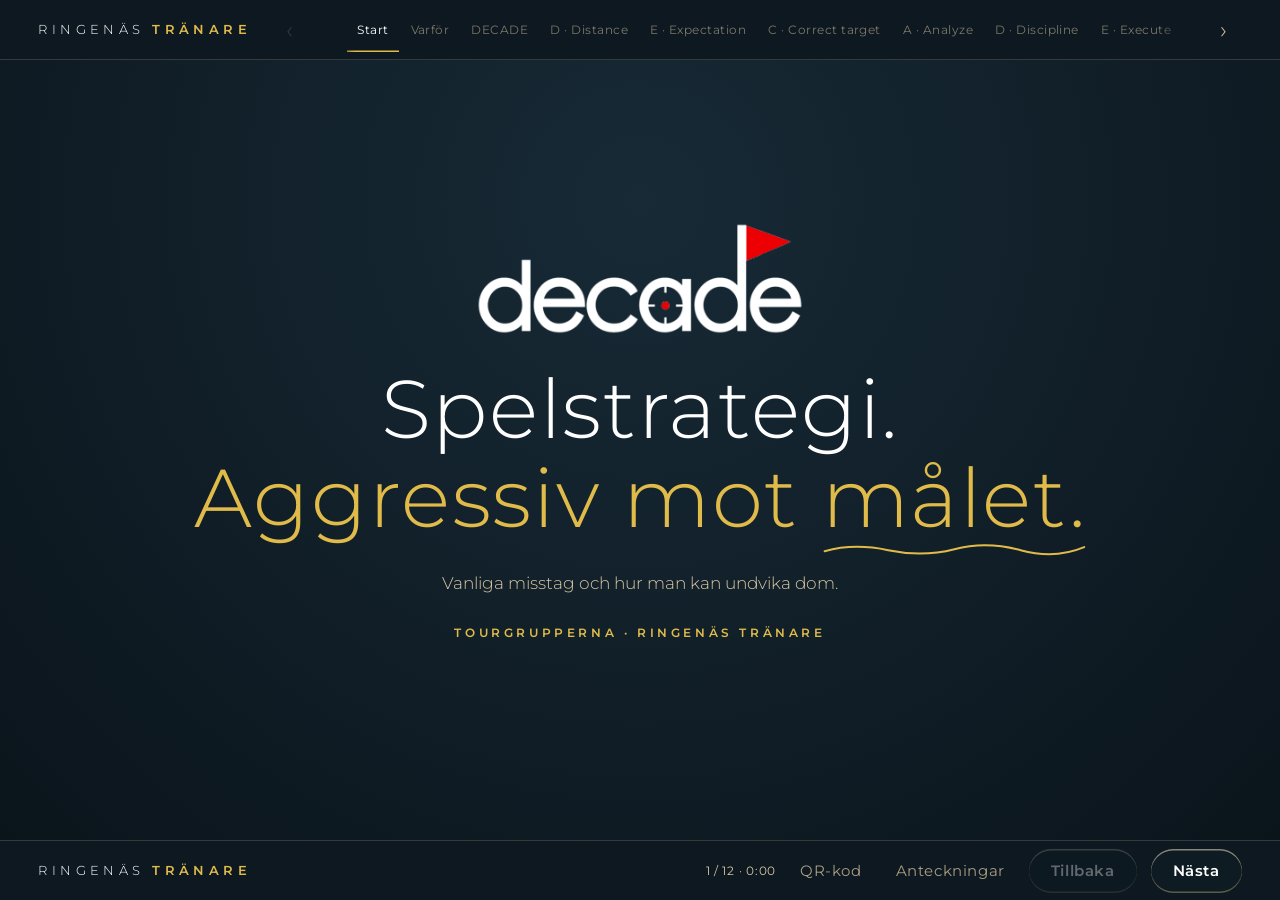
<file: spelstrategi/index.html>
<!DOCTYPE html>
<html lang="sv">
<head>
<meta charset="utf-8">
<meta name="viewport" content="width=device-width, initial-scale=1">
<title>Spelstrategi – Tourgrupperna</title>
<link rel="icon" href="../icon-192.png">
<link rel="apple-touch-icon" href="../apple-touch-icon.png">
<link rel="preconnect" href="https://fonts.googleapis.com">
<link href="https://fonts.googleapis.com/css2?family=Montserrat:wght@300;400;600&display=swap" rel="stylesheet">
<style>
/* Ringenäs identitet 2027 – samma skal som Lektion 1 – Claude */
:root{color-scheme:dark;--n950:#0a141b;--bg:#101d26;--n700:#172a36;--header:#0d1820;--card:#16262f;--line:rgba(216,200,164,.2);--gold:#e0bb4a;--sand:#d8c8a4;--muted2:#a99d82;--text:#fff;--paper:#f3eee2;--font:"Montserrat","Inter",system-ui,-apple-system,"Segoe UI",sans-serif}
*{box-sizing:border-box;min-width:0}
html,body{height:100%;margin:0}
body{background:var(--bg);color:var(--text);font:400 16px/1.6 var(--font);overflow:hidden}
a{color:var(--gold)}
.bar{height:60px;display:flex;align-items:center;gap:20px;padding:0 max(3vw,16px);background:var(--header);border-bottom:1px solid var(--line)}
.wm{font:300 13px/1 var(--font);letter-spacing:.34em;white-space:nowrap}
.wm b{font-weight:600;color:var(--gold)}
.agenda{display:flex;gap:2px;overflow-x:auto;flex:1;scrollbar-width:none;-webkit-mask-image:linear-gradient(90deg,transparent,#000 28px,#000 calc(100% - 28px),transparent);mask-image:linear-gradient(90deg,transparent,#000 28px,#000 calc(100% - 28px),transparent);padding:0 20px}
.agenda button{flex:none;background:none;border:0;color:var(--sand);font:400 12px var(--font);letter-spacing:.04em;padding:0 10px;min-height:44px;cursor:pointer;opacity:.55;white-space:nowrap}
.agenda button:hover{opacity:.9}
.agb{flex:none;width:36px;min-height:44px;border:0;border-radius:99px;background:none;color:var(--sand);font:300 24px/1 var(--font);cursor:pointer}.agb:hover{color:var(--gold)}.agb:disabled{opacity:.2;cursor:default}
.agenda button.on{opacity:1;color:var(--text);box-shadow:inset 0 -1.5px 0 var(--gold)}
.cur{font:400 13px var(--font);letter-spacing:.06em;color:var(--sand);white-space:nowrap}
@media(min-width:601px){.cur{display:none}}
button:focus-visible,a:focus-visible,input:focus-visible{outline:2px solid var(--gold);outline-offset:2px}
.deck{height:calc(100% - 120px);display:flex;overflow-x:auto;scroll-snap-type:x mandatory;scrollbar-width:none}
.slide{flex:0 0 100%;scroll-snap-align:start;overflow-y:auto;position:relative;padding:clamp(32px,6vh,72px) max(6vw,16px);background:radial-gradient(ellipse at 50% 18%,var(--n700),var(--bg) 60%,var(--n950))}
.slide.sand{background:var(--sand);color:var(--bg)}
.in{max-width:min(1500px,100%);margin:0 auto;position:relative;z-index:1}
.hz{position:relative;width:100%;height:clamp(70px,12vh,110px);margin-top:clamp(24px,5vh,60px);pointer-events:none}
.hz .o{position:absolute;left:50%;bottom:18px;width:clamp(150px,16vw,240px);transform:translateX(-50%)}
.hz .v{position:absolute;left:50%;bottom:0;width:clamp(300px,32vw,480px);transform:translateX(-50%)}
.foot{height:60px;display:flex;align-items:center;justify-content:space-between;gap:12px;padding:0 max(3vw,16px);background:var(--header);border-top:1px solid var(--line)}
.foot .ctrl{display:flex;align-items:center;gap:14px}
.count{font:400 12px var(--font);letter-spacing:.06em;color:var(--sand);white-space:nowrap}
.btn{display:inline-flex;align-items:center;justify-content:center;min-height:44px;padding:0 22px;border-radius:99px;font:600 15px/1.2 var(--font);letter-spacing:.04em;text-decoration:none;cursor:pointer;border:0;white-space:nowrap}
.gold{background:var(--gold);color:var(--bg);box-shadow:inset 0 1px 0 rgba(255,255,255,.55),inset 0 -2px 4px rgba(120,85,10,.35),0 6px 18px rgba(0,0,0,.35)}
.ghost{background:rgba(16,29,38,.62);color:var(--text);box-shadow:inset 0 1.5px 0 rgba(255,240,205,.5),inset 0 -1.5px 0 rgba(255,226,150,.32)}
.ghost:disabled{opacity:.35;cursor:default}
.eyebrow{font:600 12px/1.3 var(--font);letter-spacing:.3em;color:var(--gold);text-transform:uppercase}
.sand .eyebrow{color:var(--bg)}
h1,h2{font-weight:300;letter-spacing:.02em;margin:0;text-wrap:balance}
h1{font-size:clamp(44px,6.4vw,92px);line-height:1.08}
h2{font-size:clamp(34px,3.8vw,72px);line-height:1.12}
.t2{color:var(--gold)}
.w{position:relative;display:inline-block}
.w svg{position:absolute;left:0;right:0;bottom:-.18em;width:100%;height:.2em;overflow:visible}
.title{display:flex;flex-direction:column;align-items:center;text-align:center;justify-content:center;min-height:calc(100% - 40px);gap:28px}
.ball{width:clamp(70px,7vw,104px)}
.lead{font:300 clamp(17px,1.3vw,26px)/1.55 var(--font);color:var(--sand);max-width:52ch;margin:0}
.split{display:grid;grid-template-columns:minmax(0,4fr) minmax(0,6fr);gap:clamp(28px,5vw,88px);align-items:start;padding-top:clamp(0px,3vh,40px)}
.split .lead{margin-top:22px}
ol.num{list-style:none;margin:0;padding:0;counter-reset:n}
ol.num li{counter-increment:n;display:grid;grid-template-columns:2.2em minmax(0,1fr);gap:18px;align-items:baseline;padding:16px 0;border-top:1px solid var(--line)}
ol.num li:last-child{border-bottom:1px solid var(--line)}
ol.num li::before{content:counter(n);font:300 clamp(28px,2.4vw,46px)/1 var(--font);color:var(--gold)}
ol.num b{display:block;font:400 clamp(18px,1.35vw,28px)/1.25 var(--font)}
ol.num span{display:block;color:var(--sand);font-size:clamp(15px,.95vw,19px);margin-top:4px}
ol.rv li{cursor:pointer}
ol.rv li span{visibility:hidden}
ol.rv li.open span{visibility:visible}
ol.rv li:not(.open) b::after{content:"  ·  tryck";font:600 11px var(--font);letter-spacing:.2em;color:var(--muted2)}
.big{display:flex;flex-direction:column;align-items:center;text-align:center;justify-content:center;min-height:calc(100% - 20px);gap:18px}
.big .quote{font:300 clamp(34px,4.4vw,64px)/1.15 var(--font);max-width:20ch;margin:0}
.big p{margin:0;font:400 clamp(16px,1.1vw,22px)/1.5 var(--font);max-width:46ch}
.note{font:400 12px/1.4 var(--font);letter-spacing:.06em;color:var(--muted2);margin-top:18px}
.sand .note{color:#5d5440}
label,.ql{display:block;font:600 12px var(--font);letter-spacing:.16em;text-transform:uppercase;color:var(--sand);margin:14px 0 8px}
input[type=text],input[type=number],textarea{width:100%;font:400 16px var(--font);color:var(--text);background:var(--card);border:1px solid var(--line);border-radius:10px;padding:11px 13px}
textarea{min-height:64px;resize:vertical}
input:focus,textarea:focus{outline:1.5px solid var(--gold);border-color:transparent}
input[type=range]{width:100%;accent-color:var(--gold);min-height:44px}
.chips{display:flex;flex-wrap:wrap;gap:8px}
.chip{min-height:44px;padding:0 16px;border-radius:99px;border:0;background:var(--card);box-shadow:inset 0 0 0 1px var(--line);color:var(--text);font:400 15px var(--font);cursor:pointer}
.chip[aria-pressed=true]{box-shadow:inset 0 0 0 1.5px var(--gold);color:var(--gold)}
.chip[aria-pressed=true]::before{content:"✓ "}
.card{background:var(--card);border:1px solid var(--line);border-radius:14px;padding:clamp(18px,2vw,28px)}
.stats{display:grid;grid-template-columns:repeat(3,minmax(0,1fr));gap:12px;margin-top:18px}
.stat{border-top:1px solid var(--line);padding-top:10px}
.stat .v{font:300 clamp(30px,3vw,54px)/1.1 var(--font);color:var(--gold)}
.stat .l{font:400 13px/1.4 var(--font);color:var(--sand)}
.doc{background:var(--paper);color:var(--bg);border-radius:14px;padding:26px;position:sticky;top:0}
.doc .head{display:flex;justify-content:space-between;align-items:center;gap:12px;padding-bottom:12px;border-bottom:1px solid #d9dfe6;margin-bottom:14px}
.doc .head span{font:600 11px var(--font);letter-spacing:.2em;color:#7a5c0e}
.doc pre{margin:0;white-space:pre-wrap;overflow-wrap:anywhere;font:400 14px/1.65 var(--font);max-height:52vh;overflow:auto}
.doc button{background:var(--bg);color:#fff;min-height:40px;font-size:13px}
.pic{border-radius:14px;overflow:hidden;border:1px solid var(--line);background:var(--n950)}
.pic img{display:block;width:100%;height:100%;object-fit:cover}
.tall{height:min(62vh,640px)}
.tall img{object-fit:contain}
.duo{display:grid;grid-template-columns:1fr 1fr;gap:14px}
.tree{min-height:280px}
.tree .q{font:300 clamp(22px,2vw,34px)/1.3 var(--font);margin:6px 0 22px}
.tree .ans{font:300 clamp(28px,2.6vw,44px)/1.2 var(--font);color:var(--gold);margin:6px 0 12px}
.tree .why{color:var(--sand);margin:0 0 22px}
.trail{display:flex;flex-wrap:wrap;gap:6px;margin-top:22px}
.trail span{font:400 12px var(--font);color:var(--muted2);border:1px solid var(--line);border-radius:99px;padding:4px 10px}
.row{display:flex;gap:10px;flex-wrap:wrap}
.tabs{display:flex;gap:8px;flex-wrap:wrap;margin-bottom:14px}
.end{display:flex;flex-direction:column;align-items:center;text-align:center;justify-content:center;min-height:calc(100% - 20px);gap:24px}
.end .wmbig{font:300 clamp(30px,4.4vw,56px)/1 var(--font);letter-spacing:.34em;padding-left:.34em}
.end .wmsub{font:600 clamp(13px,1.3vw,18px)/1 var(--font);letter-spacing:.62em;padding-left:.62em;color:var(--gold);margin-top:14px}
.end .hi{font:300 22px/1.5 var(--font);color:var(--sand);margin:0}
.pga{font:600 11px var(--font);letter-spacing:.3em;color:var(--sand)}
.notes{position:fixed;left:max(3vw,16px);right:max(3vw,16px);bottom:72px;z-index:5;background:var(--header);border:1px solid var(--line);border-radius:14px;padding:14px 18px;font:400 15px/1.5 var(--font);color:var(--sand);max-width:900px;margin:0 auto}
.notes b{font:600 11px var(--font);letter-spacing:.2em;color:var(--gold);display:block;margin-bottom:4px}
.notes[hidden]{display:none}
.slide.photo{padding:0;display:flex;flex-direction:column}
.ph{position:relative;flex:0 0 58%;min-height:220px;overflow:hidden}
.ph img{width:100%;height:100%;object-fit:cover;display:block}
.ph::after{content:"";position:absolute;inset:0;background:linear-gradient(180deg,rgba(16,29,38,0) 50%,var(--bg) 100%)}
.phtxt{padding:clamp(16px,3vh,32px) max(6vw,16px);text-align:center;display:flex;flex-direction:column;align-items:center;gap:16px}
@media(min-width:901px) and (min-aspect-ratio:3/2){.slide.photo{flex-direction:row}.ph{flex:0 0 56%;min-height:0}.ph::after{background:linear-gradient(90deg,rgba(16,29,38,0) 55%,var(--bg) 100%)}.phtxt{flex:1;justify-content:center;align-items:flex-start;text-align:left}}
.tag{display:inline-flex;padding:6px 16px;border-radius:99px;background:var(--sand);color:var(--bg);font:600 12px/1.3 var(--font);letter-spacing:.12em}
@media(max-width:820px){.split{grid-template-columns:minmax(0,1fr)}.doc{position:static}.stats{grid-template-columns:1fr 1fr}}
@media(max-width:600px){.bar .wm,.foot .wm,.count,#nbtn,.agenda,.agb{display:none}.bar{justify-content:center}.slide{padding-bottom:150px}.duo{grid-template-columns:1fr}}

.dlogo{width:clamp(220px,26vw,380px)}
.split>.dec{grid-column:1/-1;margin-bottom:0}
.dec{display:grid;grid-template-columns:repeat(6,minmax(0,1fr));gap:8px;margin-bottom:clamp(14px,3vh,28px);max-width:860px}
.dc{border-top:1.5px solid var(--line);padding-top:8px;opacity:.35}
.dc.done{opacity:.85}.dc.on{opacity:1;border-top-color:var(--gold)}
.dc b{display:block;font:300 clamp(18px,1.5vw,26px)/1 var(--font);color:var(--gold)}
.dc i{display:block;font:400 clamp(13px,.9vw,16px)/1.3 var(--font);font-style:normal;color:var(--text);margin-top:6px;white-space:nowrap;overflow:hidden;text-overflow:ellipsis}
.dc small{display:block;font:600 10px/1.3 var(--font);letter-spacing:.1em;text-transform:uppercase;color:var(--sand)}
.sand .dc{border-top-color:rgba(16,29,38,.3)}.sand .dc.on{border-top-color:var(--bg)}.sand .dc b,.sand .dc i,.sand .dc small{color:var(--bg)}
.sand ol.dk{--line:rgba(16,29,38,.25)}.sand ol.dk li::before{color:var(--bg)}.sand ol.dk span{color:#4b4433}
.hole svg{width:100%;max-height:50vh;display:block;border-radius:10px;cursor:crosshair;touch-action:manipulation}
.hole .stats{grid-template-columns:repeat(auto-fit,minmax(0,1fr))}
.ctl{margin-top:22px}
.dq{border:1px solid rgba(16,29,38,.3);border-radius:14px;padding:20px 22px}
.dqq{font:300 clamp(22px,2vw,32px)/1.25 var(--font);margin:8px 0 16px}
.dqb{background:var(--bg);color:#fff}.dqb[aria-pressed=true]{background:var(--bg);box-shadow:inset 0 0 0 2px #e0bb4a;color:#e0bb4a}
.dqa{margin:14px 0 0;font:400 15px/1.5 var(--font)}
.dfin{list-style:none;margin:0;padding:0}
.dfin li{display:grid;grid-template-columns:2em minmax(0,1fr) auto;gap:14px;align-items:baseline;padding:12px 0;border-top:1px solid var(--line)}
.dfin li:last-child{border-bottom:1px solid var(--line)}
.dfin b{font:300 clamp(22px,1.8vw,30px)/1 var(--font);color:var(--gold)}
.dfin span{color:var(--sand)}.dfin em{font-style:normal;font:400 clamp(16px,1.1vw,20px) var(--font);color:var(--text);text-align:right}
.go{font:300 clamp(26px,2.4vw,40px)/1.2 var(--font);color:var(--gold);margin:20px 0 6px}
.q1{font-weight:400;color:var(--text)}
.ca{display:grid;grid-template-columns:1fr 1fr;gap:10px;margin-top:20px}
.ca div{border:1px solid var(--line);border-radius:12px;padding:12px 14px}
.ca b{display:block;font:600 12px var(--font);letter-spacing:.16em;color:var(--gold);text-transform:uppercase}
.ca span{display:block;color:var(--sand);font-size:14px;margin-top:4px}
.bdg{cursor:pointer}
.hsel{margin-bottom:12px}
.scale{margin-top:26px;border-top:1px solid var(--line)}
.scale div{display:grid;grid-template-columns:2.4em minmax(0,1fr);gap:14px;align-items:baseline;padding:10px 0;border-bottom:1px solid var(--line)}
.scale b{font:300 clamp(22px,1.8vw,32px)/1 var(--font);color:var(--gold)}
.scale span{color:var(--sand);font-size:clamp(15px,.95vw,18px)}
.dots{display:flex;flex-wrap:wrap;gap:6px;margin-top:18px}.dots i{width:14px;height:14px;border-radius:50%}.dots .y{background:var(--gold)}.dots .n{box-shadow:inset 0 0 0 1.5px var(--muted2)}
.end ol.num{margin:6px 0}

.stk{position:relative;display:inline-block;z-index:2;transform:rotate(var(--r,-5deg));padding:6px;background:#fff;border-radius:50%;box-shadow:0 6px 14px rgba(0,0,0,.35);margin-top:26px}
.stk.bub{border-radius:50% 50% 50% 14px}
.stk+.stk{margin-left:18px}
.stk-in{width:clamp(140px,10vw,190px);aspect-ratio:1;border-radius:inherit;background:var(--bg);box-shadow:inset 0 0 0 4px var(--bg),inset 0 0 0 5.5px var(--gold);display:flex;flex-direction:column;align-items:center;justify-content:center;gap:6px;padding:0 16%;text-align:center}
.stk svg{width:32%;height:auto;margin-bottom:2px}
.stk .sb{font:600 clamp(10px,.72vw,13px)/1.3 var(--font);letter-spacing:.12em;background:linear-gradient(135deg,#f6e2a2,#e0bb4a 45%,#c99a2e 70%,#f0d27e);-webkit-background-clip:text;background-clip:text;color:transparent}
.stk .ss{font:400 clamp(10px,.7vw,13px)/1.3 var(--font);color:var(--sand)}
.stk.top{position:absolute;right:0;top:-8px;margin:0}
@media(max-width:1100px){.stk.top{position:relative;right:auto;top:auto;margin-top:20px}}

.tbtn{margin-top:16px;min-height:40px;font-size:13px}
.sand .tbtn{background:var(--bg);color:#fff}
.tdlg{width:min(860px,94vw);max-height:86vh;border:1px solid var(--line);border-radius:16px;background:var(--header);color:var(--text);padding:22px 24px;font-family:var(--font)}
.tdlg::backdrop{background:rgba(5,10,14,.7)}
.thead{display:flex;justify-content:space-between;align-items:center;gap:12px;margin-bottom:12px}
.thead h3{margin:0;font:300 clamp(24px,2vw,32px)/1.2 var(--font)}
.twrap{overflow:auto;max-height:58vh;margin-top:14px;border-top:1px solid var(--line)}
.twrap table{width:100%;border-collapse:collapse;font:400 15px/1.4 var(--font);font-variant-numeric:tabular-nums}
.twrap th{position:sticky;top:0;background:var(--header);font:600 11px var(--font);letter-spacing:.14em;text-transform:uppercase;color:var(--sand);text-align:right;padding:10px 12px;border-bottom:1px solid var(--line)}
.twrap td{text-align:right;padding:8px 12px;border-bottom:1px solid rgba(216,200,164,.1);color:var(--sand)}
.twrap th:first-child,.twrap td:first-child{text-align:left;color:var(--text)}
.twrap tr.hl td{color:var(--gold);background:rgba(224,187,74,.08)}
.qdlg{width:min(560px,94vw)}
.qbox{background:#fff;border-radius:14px;padding:18px;width:min(420px,70vh,100%);margin:6px auto 0}
.qbox svg{display:block;width:100%;height:auto}

@media(max-width:600px){
.dec{gap:4px;margin-bottom:18px}
.dc small{display:none}
.dc b{font-size:18px}
.dc i{font-size:11px}
.dfin li{grid-template-columns:1.6em minmax(0,1fr);gap:4px 10px}
.dfin em{grid-column:2;text-align:left;font-size:15px}
.tdlg{padding:16px}
.twrap table{font-size:13px}.twrap th,.twrap td{padding:7px 6px}
.ca{grid-template-columns:1fr}
.stk{transform:rotate(var(--r,-5deg)) scale(.85)}
}
</style>
</head>
<body>
<header class="bar">
  <div class="wm">RINGENÄS <b>TRÄNARE</b></div>
  <button class="agb" id="agL" type="button" aria-label="Bläddra rubrikerna åt vänster">‹</button><nav class="agenda" id="agenda" aria-label="Passets delar"></nav><button class="agb" id="agR" type="button" aria-label="Bläddra rubrikerna åt höger">›</button><span class="cur" id="cur"></span>
</header>

<main class="deck" id="deck">

<section class="slide" data-t="Start" data-m="0:00" data-n="Säg bara: I dag lär vi oss tänka som proffsen före varje slag. Sex bokstäver. Sedan går vi ut och spelar.">
  <div class="in title">
    <img class="dlogo" src="img/decade.png" alt="Decade">
    <h1>Spelstrategi.<br><span class="t2">Aggressiv mot <span class="w">målet.</span></span></h1>
    <p class="lead" style="text-align:center">Vanliga misstag och hur man kan undvika dom.</p>
    <div class="eyebrow">Tourgrupperna · Ringenäs Tränare</div>
  </div>
</section>

<section class="slide" data-t="Varför" data-tb="why" data-m="0:02" data-n="Låt gruppen gissa vilken miss som kostar mest innan du trycker. Poängen: färre bogeys slår fler birdies.">
  <div class="in split">
    <div><h2>5 missar<br><span class="t2">att <span class="w">undvika.</span></span></h2><p class="lead">Satsa på par, birdie är bonus.</p></div>
    <ol class="num rv" id="missar">
      <li><div><b>Undvika dubbelbogeys</b><span>Efter ett dåligt slag: ta medicinen och spela ut bollen.</span></div></li>
      <li><div><b>Bogey inom 120 meter</b><span>Härifrån ska du alltid ha chans på par.</span></div></li>
      <li><div><b>Missad enkel up &amp; down</b><span>Välj det enklaste slaget, inte det snyggaste.</span></div></li>
      <li><div><b>Pliktslag</b><span>Plikt ska aldrig vara med i ditt spridningsmönster.</span></div></li>
      <li><div><b>Treputt</b><span>Farten är viktigast. Från 10 meter: lämna nära.</span></div></li>
    </ol>
  </div>
</section>

<section class="slide sand" data-t="DECADE" data-m="0:05" data-n="Säg bokstäverna högt med gruppen. Resten av passet är en bokstav i taget, på samma green: Gul 1.">
  <div class="in split">
    <div><div class="eyebrow">Spelstrategi grundar sig i DECADE</div><h2 style="margin-top:14px">Sex steg.<br><span class="w">Varje gång.</span></h2><p class="lead" style="color:var(--bg)">För varje bokstav läggs ett moment till. Till slut har du ett fullständigt beslut. Vi kör allt på samma green: Gul 1.</p></div>
    <ol class="num dk">
      <li><div><b>D · Distance</b><span>Hur långt spelar slaget? Vind och lutning.</span></div></li>
      <li><div><b>E · Expectation</b><span>Hur ser ditt spridningsmönster ut?</span></div></li>
      <li><div><b>C · Correct target</b><span>Var ska bollen stanna? Alltid innanför baseline.</span></div></li>
      <li><div><b>A · Analyze</b><span>Var är ditt personliga sikte?</span></div></li>
      <li><div><b>D · Discipline</b><span>90 % av slagen bör lyckas för att försöka.</span></div></li>
      <li><div><b>E · Execute</b><span>Slå. Aggressiv mot ditt mål.</span></div></li>
    </ol>
  </div>
</section>

<section class="slide" data-t="D · Distance" data-tb="wind" data-l="0" data-m="0:08" data-n="Låt en spelare säga vinden i dag. Motvind kostar dubbelt så mycket som medvind ger.">
  <div class="in split">
    <div><div class="eyebrow">Distance · distans</div><h2 style="margin-top:14px">Distans.<br><span class="t2">Spela <span class="w">vinden.</span></span></h2><p class="lead">Frågan: <b class="q1">hur långt spelar slaget?</b> Motvind tar mer än medvind ger.</p></div>
    <div class="card">
      <label for="wd">Avstånd: <span id="wdv">125</span> m</label>
      <input type="range" id="wd" min="50" max="250" step="5" value="125">
      <label for="ws">Vind: <span id="wsv">6</span> m/s</label>
      <input type="range" id="ws" min="0" max="14" step="1" value="6">
      <div class="chips" id="wdir" data-one style="margin-top:8px"></div>
      <div class="stats" style="grid-template-columns:1fr 1fr">
        <div class="stat"><div class="v" id="wplay">0 m</div><div class="l">Spelas som</div></div>
        <div class="stat"><div class="v" id="wdiff">0 m</div><div class="l">Skillnad</div></div>
      </div>
      <p class="note">Motvind +2,2 % per m/s · medvind −1,1 % per m/s</p>
    </div>
  </div>
</section>

<section class="slide" data-t="E · Expectation" data-l="1" data-tb="spread" data-m="0:12" data-n="Ingen träffar där den siktar. PEI (percent error index) är snittavståndet från målet i procent av slaget: 5 % på 150 m är 7,5 m. Visa tumregeln 1 finger = 4 %, sedan era slagtest och scratch på banan.">
  <div class="in split">
    <div><div class="eyebrow">Expectation · förväntan</div><h2 style="margin-top:14px">Förväntan.<br><span class="t2">Ditt <span class="w">spridningsmönster.</span></span></h2><p class="lead">Frågan: <b class="q1">hur ser ditt spridningsmönster ut?</b> Har du en PEI på 5 % från 150 meter hamnar du i snitt 7,5 meter från målet.</p></div>
    <div class="card">
      <p class="note" style="margin:0 0 6px">Från D: slaget spelas som <span id="edv">125</span> m.</p>
      <div class="chips" id="epc" data-one></div>
      <div class="stats" style="grid-template-columns:1fr 1fr">
        <div class="stat"><div class="v" id="em0">5,7 %</div><div class="l">PEI · percent error index</div></div>
        <div class="stat"><div class="v" id="em1">7 m</div><div class="l">Snittavstånd från målet</div></div>
      </div>
      <svg id="eviz" viewBox="0 0 600 190" style="width:100%;margin-top:16px" role="img" aria-label="Spridningen jämförd med en green på 30 meter"></svg>
      <p class="note" id="emsg"></p>
    </div>
  </div>
</section>

<section class="slide" data-t="C · Correct target" data-tb="base" data-l="2" data-m="0:16" data-n="Gul 1: lutningen bakom matar in bollen (−2), out och träd till vänster (+3), bunkrarna (+2), öppet mot fairway (0). Gå runt green och låt gruppen sätta värdena själva innan du visar förslaget. Sedan sätter varje spelare sitt mål. Byt sedan flagga till långt höger och långt vänster: målet ska inte jaga flaggan, kolla "kvar till flaggan". Gå tillbaka till D och ändra vinden: ringen växer.">
  <div class="in split">
    <div><div class="eyebrow">Correct target · rätt mål</div><h2 style="margin-top:14px">Rätt mål.<br><span class="t2">Innanför <span class="w">baseline.</span></span></h2><p class="lead">Frågan: <b class="q1">var ska bollen stanna?</b> Decade goal = där bollen ska stanna på green, alltid innanför baseline.</p><p class="note">Gradera kanten från −2 till +3. Tryck på siffrorna för att ändra. Byt flagga: ditt mål följer inte med flaggan. Avståndet kommer från D.</p>
      <div class="scale">
        <div><b>−2</b><span>Lutning in mot green. Var mer aggressiv på den sidan, bollen kan studsa in.</span></div>
        <div><b>−1</b><span>Lutningen hjälper lite.</span></div>
        <div><b>0</b><span>Neutralt. Stor chans att sätta chippen eller putten. Spela baseline utifrån avståndet.</span></div>
        <div><b>1</b><span>Stor chans att göra up &amp; down.</span></div>
        <div><b>2</b><span>Det börjar bli riktigt svårt. Bunker eller ruff.</span></div>
        <div><b>3</b><span>Riktigt lurigt att göra up &amp; down. Här förlorar du slag.</span></div>
      </div>
    </div>
    <div class="card"><div class="hole" id="holeC"></div></div>
  </div>
</section>

<section class="slide" data-t="A · Analyze" data-tb="mods" data-l="3" data-m="0:22" data-n="Målet de satte på C följer med hit. Två steg: 1) vind och läge gör ringen bredare (det ljusröda är det som vind och läge lade till). Ligger målet kvar? 2) Dra kurvan: siktet flyttas, målet står still. Siktet får ligga utanför green.">
  <div class="in split">
    <div><div class="eyebrow">Analyze · analysera</div><h2 style="margin-top:14px">Analysera.<br><span class="t2">Ditt <span class="w">sikte.</span></span></h2><p class="lead">Frågan: <b class="q1">var siktar jag?</b> Decade target = där ditt personliga sikte är, kan vara var som helst. Vind och ovanliga lägen ger avvikelser från baseline (ljusrött).</p>
      <div class="ca"><div><b>C · Goal</b><span>Där bollen ska stanna på green.</span></div><div><b>A · Target</b><span>Där du siktar. Kan vara var som helst.</span></div></div>
      <div class="ctl">
        <span class="ql">Vind</span><div class="chips" id="aw" data-one></div>
        <span class="ql">Läge · välj flera</span><div class="chips" id="al"></div>
        <label for="ak">Din kurva: <span id="akv">rak</span></label>
        <input type="range" id="ak" min="-10" max="10" step="1" value="0">
      </div>
    </div>
    <div class="card"><div class="hole" id="holeA"></div></div>
  </div>
</section>

<section class="slide sand" data-t="D · Discipline" data-tb="cost" data-l="4" data-m="0:28" data-n="Varje spelare svarar ärligt. Nej betyder: tillbaka till C och flytta målet mot mitten. Fråga sedan: när var du senast frestad att sikta på flaggan?">
  <div class="in split">
    <div><div class="eyebrow">Discipline · disciplin</div><h2 style="margin-top:14px">Flaggan lockar.<br><span class="w">Målet gäller.</span></h2><p class="lead" style="color:var(--bg)">90 % av slagen bör lyckas för att försöka.</p></div>
    <div>
      <div class="dq"><div class="eyebrow">90 %-regeln</div><p class="dqq">Lyckas 9 av 10 slag till ditt mål?</p>
        <div class="row"><button class="btn dqb" data-v="Ja" type="button">Ja</button><button class="btn dqb" data-v="Nej" type="button">Nej</button></div>
        <p class="dqa" id="dqa" aria-live="polite">Svara ärligt.</p></div>
      <ol class="num dk" style="margin-top:22px">
        <li><div><b>Håll fast vid målet</b><span>Även när flaggan står nära.</span></div></li>
        <li><div><b>Ta medicinen</b><span>Ett dåligt slag ska inte bli två.</span></div></li>
      </ol>
    </div>
  </div>
</section>

<section class="slide" data-t="E · Execute" data-l="5" data-m="0:31" data-n="Hela beslutet på en rad per bokstav. Det är det här de ska ha i huvudet innan de ställer sig över bollen. Tryck Nytt slag och låt en annan spelare bygga sitt beslut.">
  <div class="in split">
    <div><div class="eyebrow">Execute · utför</div><h2 style="margin-top:14px">Beslutet<br><span class="t2">är <span class="w">fattat.</span></span></h2><p class="lead">Resultatet är målet, inte säkerheten. Var aggressiv mot ditt mål.</p></div>
    <div class="card">
      <ol class="dfin" id="dfin"></ol>
      <p class="go" id="dgo"></p>
      <button class="btn ghost" id="dnew" type="button" style="margin-top:8px">Nytt slag</button>
    </div>
  </div>
</section>

<section class="slide" data-t="Tee shots" data-tb="tee" data-m="0:34" data-n="Dra reglaget och byt hinder. Med plikt på båda sidor krävs 65 m. Med plikt på ena sidan räcker 40 m: sikta närmare den säkra sidan.">
  <div class="in split">
    <div><div class="eyebrow">Tee shots · utslag</div><h2 style="margin-top:14px">Regler för<br><span class="t2"><span class="w">utslag.</span></span></h2>
      <ol class="num" style="margin-top:24px">
        <li><div><b>Längd först</b><span>Längd är det viktigaste för utslag. Tänk driver först och justera nedåt.</span></div></li>
        <li><div><b>65 meter brett</b><span>Är det 65 meter brett där du stannar bollen med drivern? Slå driver!</span></div></li>
        <li><div><b>40 meter · lesser of two evils</b><span>Minst 40 meter mellan hindren och det ena är inte plikt? Slå driver och ha ditt mål närmare sidan där du inte får plikt.</span></div></li>
        <li><div><b>Annars kortare</b><span>Kan du slå trä 3, trä 5 eller hybrid kort om hindren? Slå den klubban.</span></div></li>
        <li><div><b>Kalle Anka-bana</b><span>Går inget av det? Vad är det för Kalle Anka-bana du spelar? Slå det du känner för!</span></div></li>
      </ol>
    </div>
    <div class="card">
      <svg id="tviz" viewBox="0 0 400 300" style="width:100%;display:block;border-radius:10px;max-height:34vh" role="img" aria-label="Fairway där drivern landar, med hinder på sidorna och driverns spridning"></svg><p id="tverd" style="font:300 clamp(24px,2vw,34px)/1.25 var(--font);color:var(--gold);margin:14px 0 2px"></p><p class="note" id="twhy" style="margin-top:0"></p>
      <label for="tw">Bredd mellan hindren: <span id="twv">55</span> m</label>
      <input type="range" id="tw" min="20" max="90" step="5" value="55">
      <span class="ql">Vänster</span><div class="chips" id="tl" data-one></div>
      <span class="ql">Höger</span><div class="chips" id="trr" data-one></div>
      
    </div>
  </div>
</section>

<section class="slide" data-t="Spelplan" data-m="0:38" data-n="Varje spelare fyller i sin egen spelplan och kopierar den. Den ska med till nästa tävling.">
  <div class="in split">
    <div>
      <h2 style="margin-bottom:10px">Din<br><span class="t2"><span class="w">spelplan.</span></span></h2>
      <label for="p-namn">Namn</label><input type="text" id="p-namn">
      <span class="ql">Min bollflykt</span><div class="chips" data-g="flykt" data-one></div>
      <span class="ql">Min farligaste miss</span><div class="chips" data-g="miss" data-one></div>
    </div>
    <div class="doc" aria-live="polite">
      <div class="head"><span>MIN SPELPLAN</span><button class="btn" id="cp" type="button">Kopiera</button></div>
      <pre id="plan"></pre>
    </div>
  </div>
</section>

<section class="slide" data-t="Slut" data-m="0:42" data-n="Nu ut och spela Gul 1 i huvudet på rangen: tre bollar var, alla säger DECADE högt före slaget.">
  <div class="in end">
    <img class="dlogo" src="img/decade.png" alt="Decade">
    <ol class="num" style="text-align:left;max-width:640px;width:100%">
      <li><div><b>Spela en runda med DECADE</b><span>Gå igenom stegen före varje inspel.</span></div></li>
      <li><div><b>Ett fullständigt beslut på varje par 3</b><span>Alla sex steg innan du tar fram klubban.</span></div></li>
      <li><div><b>Gör slagtestet igen</b><span>Så att du vet ditt eget spridningsmönster.</span></div></li>
    </ol>
    <div><div class="wmbig">RINGENÄS</div><div class="wmsub">TRÄNARE</div></div>
    <p class="hi">Tillsammans blir vi bättre!</p>
    <div class="pga">CERTIFIERADE PGA-TRÄNARE</div>
  </div>
</section>

</main>

<footer class="foot">
  <div class="wm">RINGENÄS <b>TRÄNARE</b></div>
  <div class="ctrl"><span class="count" id="count"></span><button class="btn" id="qbtn" type="button" style="background:none;color:var(--muted2);font-weight:400;padding:0 10px">QR-kod</button><button class="btn" id="nbtn" type="button" aria-pressed="false" style="background:none;color:var(--muted2);font-weight:400;padding:0 10px">Anteckningar</button><button class="btn ghost" id="prev" type="button">Tillbaka</button><button class="btn ghost" id="next" type="button">Nästa</button></div>
</footer>
<dialog class="tdlg" id="tdlg" aria-labelledby="tdh"><div class="thead"><h3 id="tdh">Tabeller</h3><button class="btn ghost" id="tdx" type="button">Stäng</button></div><div class="chips" id="tdt" data-one></div><div class="twrap" id="tdb"></div><p class="note" id="tdn"></p></dialog>
<dialog class="tdlg qdlg" id="qdlg" aria-labelledby="qh"><div class="thead"><h3 id="qh">Följ med i mobilen</h3><button class="btn ghost" id="qx" type="button">Stäng</button></div><div class="qbox"><svg viewBox="0 0 37 37" shape-rendering="crispEdges" role="img" aria-label="QR-kod till presentationen"><rect width="37" height="37" fill="#fff"/><path d="M2 2h1v1h-1zM3 2h1v1h-1zM4 2h1v1h-1zM5 2h1v1h-1zM6 2h1v1h-1zM7 2h1v1h-1zM8 2h1v1h-1zM13 2h1v1h-1zM14 2h1v1h-1zM15 2h1v1h-1zM16 2h1v1h-1zM18 2h1v1h-1zM19 2h1v1h-1zM20 2h1v1h-1zM21 2h1v1h-1zM22 2h1v1h-1zM23 2h1v1h-1zM25 2h1v1h-1zM28 2h1v1h-1zM29 2h1v1h-1zM30 2h1v1h-1zM31 2h1v1h-1zM32 2h1v1h-1zM33 2h1v1h-1zM34 2h1v1h-1zM2 3h1v1h-1zM8 3h1v1h-1zM11 3h1v1h-1zM12 3h1v1h-1zM14 3h1v1h-1zM15 3h1v1h-1zM16 3h1v1h-1zM17 3h1v1h-1zM19 3h1v1h-1zM23 3h1v1h-1zM24 3h1v1h-1zM28 3h1v1h-1zM34 3h1v1h-1zM2 4h1v1h-1zM4 4h1v1h-1zM5 4h1v1h-1zM6 4h1v1h-1zM8 4h1v1h-1zM10 4h1v1h-1zM15 4h1v1h-1zM17 4h1v1h-1zM19 4h1v1h-1zM20 4h1v1h-1zM21 4h1v1h-1zM22 4h1v1h-1zM23 4h1v1h-1zM24 4h1v1h-1zM28 4h1v1h-1zM30 4h1v1h-1zM31 4h1v1h-1zM32 4h1v1h-1zM34 4h1v1h-1zM2 5h1v1h-1zM4 5h1v1h-1zM5 5h1v1h-1zM6 5h1v1h-1zM8 5h1v1h-1zM10 5h1v1h-1zM11 5h1v1h-1zM14 5h1v1h-1zM16 5h1v1h-1zM18 5h1v1h-1zM21 5h1v1h-1zM22 5h1v1h-1zM24 5h1v1h-1zM26 5h1v1h-1zM28 5h1v1h-1zM30 5h1v1h-1zM31 5h1v1h-1zM32 5h1v1h-1zM34 5h1v1h-1zM2 6h1v1h-1zM4 6h1v1h-1zM5 6h1v1h-1zM6 6h1v1h-1zM8 6h1v1h-1zM10 6h1v1h-1zM12 6h1v1h-1zM13 6h1v1h-1zM14 6h1v1h-1zM17 6h1v1h-1zM20 6h1v1h-1zM25 6h1v1h-1zM28 6h1v1h-1zM30 6h1v1h-1zM31 6h1v1h-1zM32 6h1v1h-1zM34 6h1v1h-1zM2 7h1v1h-1zM8 7h1v1h-1zM10 7h1v1h-1zM11 7h1v1h-1zM12 7h1v1h-1zM13 7h1v1h-1zM14 7h1v1h-1zM16 7h1v1h-1zM17 7h1v1h-1zM18 7h1v1h-1zM20 7h1v1h-1zM22 7h1v1h-1zM24 7h1v1h-1zM26 7h1v1h-1zM28 7h1v1h-1zM34 7h1v1h-1zM2 8h1v1h-1zM3 8h1v1h-1zM4 8h1v1h-1zM5 8h1v1h-1zM6 8h1v1h-1zM7 8h1v1h-1zM8 8h1v1h-1zM10 8h1v1h-1zM12 8h1v1h-1zM14 8h1v1h-1zM16 8h1v1h-1zM18 8h1v1h-1zM20 8h1v1h-1zM22 8h1v1h-1zM24 8h1v1h-1zM26 8h1v1h-1zM28 8h1v1h-1zM29 8h1v1h-1zM30 8h1v1h-1zM31 8h1v1h-1zM32 8h1v1h-1zM33 8h1v1h-1zM34 8h1v1h-1zM10 9h1v1h-1zM11 9h1v1h-1zM13 9h1v1h-1zM14 9h1v1h-1zM16 9h1v1h-1zM17 9h1v1h-1zM23 9h1v1h-1zM2 10h1v1h-1zM4 10h1v1h-1zM5 10h1v1h-1zM6 10h1v1h-1zM7 10h1v1h-1zM8 10h1v1h-1zM11 10h1v1h-1zM15 10h1v1h-1zM16 10h1v1h-1zM17 10h1v1h-1zM19 10h1v1h-1zM24 10h1v1h-1zM26 10h1v1h-1zM28 10h1v1h-1zM29 10h1v1h-1zM30 10h1v1h-1zM31 10h1v1h-1zM32 10h1v1h-1zM2 11h1v1h-1zM4 11h1v1h-1zM6 11h1v1h-1zM9 11h1v1h-1zM10 11h1v1h-1zM11 11h1v1h-1zM13 11h1v1h-1zM18 11h1v1h-1zM21 11h1v1h-1zM22 11h1v1h-1zM23 11h1v1h-1zM25 11h1v1h-1zM28 11h1v1h-1zM29 11h1v1h-1zM31 11h1v1h-1zM32 11h1v1h-1zM34 11h1v1h-1zM2 12h1v1h-1zM4 12h1v1h-1zM8 12h1v1h-1zM10 12h1v1h-1zM17 12h1v1h-1zM20 12h1v1h-1zM22 12h1v1h-1zM24 12h1v1h-1zM27 12h1v1h-1zM28 12h1v1h-1zM30 12h1v1h-1zM32 12h1v1h-1zM33 12h1v1h-1zM4 13h1v1h-1zM6 13h1v1h-1zM9 13h1v1h-1zM14 13h1v1h-1zM16 13h1v1h-1zM17 13h1v1h-1zM18 13h1v1h-1zM23 13h1v1h-1zM24 13h1v1h-1zM25 13h1v1h-1zM30 13h1v1h-1zM31 13h1v1h-1zM32 13h1v1h-1zM33 13h1v1h-1zM2 14h1v1h-1zM3 14h1v1h-1zM6 14h1v1h-1zM8 14h1v1h-1zM10 14h1v1h-1zM11 14h1v1h-1zM13 14h1v1h-1zM17 14h1v1h-1zM20 14h1v1h-1zM24 14h1v1h-1zM27 14h1v1h-1zM29 14h1v1h-1zM30 14h1v1h-1zM31 14h1v1h-1zM34 14h1v1h-1zM3 15h1v1h-1zM4 15h1v1h-1zM5 15h1v1h-1zM7 15h1v1h-1zM9 15h1v1h-1zM11 15h1v1h-1zM12 15h1v1h-1zM15 15h1v1h-1zM16 15h1v1h-1zM17 15h1v1h-1zM18 15h1v1h-1zM22 15h1v1h-1zM23 15h1v1h-1zM25 15h1v1h-1zM27 15h1v1h-1zM28 15h1v1h-1zM31 15h1v1h-1zM33 15h1v1h-1zM34 15h1v1h-1zM4 16h1v1h-1zM6 16h1v1h-1zM8 16h1v1h-1zM10 16h1v1h-1zM11 16h1v1h-1zM12 16h1v1h-1zM13 16h1v1h-1zM16 16h1v1h-1zM19 16h1v1h-1zM20 16h1v1h-1zM21 16h1v1h-1zM23 16h1v1h-1zM27 16h1v1h-1zM28 16h1v1h-1zM31 16h1v1h-1zM33 16h1v1h-1zM7 17h1v1h-1zM9 17h1v1h-1zM11 17h1v1h-1zM13 17h1v1h-1zM18 17h1v1h-1zM20 17h1v1h-1zM21 17h1v1h-1zM22 17h1v1h-1zM23 17h1v1h-1zM24 17h1v1h-1zM26 17h1v1h-1zM27 17h1v1h-1zM28 17h1v1h-1zM32 17h1v1h-1zM4 18h1v1h-1zM6 18h1v1h-1zM8 18h1v1h-1zM13 18h1v1h-1zM18 18h1v1h-1zM19 18h1v1h-1zM21 18h1v1h-1zM24 18h1v1h-1zM26 18h1v1h-1zM27 18h1v1h-1zM29 18h1v1h-1zM30 18h1v1h-1zM34 18h1v1h-1zM4 19h1v1h-1zM7 19h1v1h-1zM9 19h1v1h-1zM11 19h1v1h-1zM12 19h1v1h-1zM15 19h1v1h-1zM18 19h1v1h-1zM19 19h1v1h-1zM20 19h1v1h-1zM21 19h1v1h-1zM22 19h1v1h-1zM24 19h1v1h-1zM25 19h1v1h-1zM27 19h1v1h-1zM28 19h1v1h-1zM29 19h1v1h-1zM31 19h1v1h-1zM32 19h1v1h-1zM34 19h1v1h-1zM5 20h1v1h-1zM6 20h1v1h-1zM7 20h1v1h-1zM8 20h1v1h-1zM9 20h1v1h-1zM10 20h1v1h-1zM11 20h1v1h-1zM17 20h1v1h-1zM18 20h1v1h-1zM19 20h1v1h-1zM23 20h1v1h-1zM26 20h1v1h-1zM29 20h1v1h-1zM30 20h1v1h-1zM32 20h1v1h-1zM33 20h1v1h-1zM4 21h1v1h-1zM5 21h1v1h-1zM6 21h1v1h-1zM7 21h1v1h-1zM9 21h1v1h-1zM10 21h1v1h-1zM14 21h1v1h-1zM16 21h1v1h-1zM17 21h1v1h-1zM19 21h1v1h-1zM20 21h1v1h-1zM21 21h1v1h-1zM23 21h1v1h-1zM24 21h1v1h-1zM25 21h1v1h-1zM27 21h1v1h-1zM28 21h1v1h-1zM29 21h1v1h-1zM30 21h1v1h-1zM31 21h1v1h-1zM32 21h1v1h-1zM34 21h1v1h-1zM2 22h1v1h-1zM7 22h1v1h-1zM8 22h1v1h-1zM9 22h1v1h-1zM13 22h1v1h-1zM15 22h1v1h-1zM18 22h1v1h-1zM22 22h1v1h-1zM25 22h1v1h-1zM26 22h1v1h-1zM27 22h1v1h-1zM29 22h1v1h-1zM30 22h1v1h-1zM31 22h1v1h-1zM33 22h1v1h-1zM34 22h1v1h-1zM2 23h1v1h-1zM7 23h1v1h-1zM10 23h1v1h-1zM11 23h1v1h-1zM12 23h1v1h-1zM13 23h1v1h-1zM14 23h1v1h-1zM15 23h1v1h-1zM17 23h1v1h-1zM20 23h1v1h-1zM23 23h1v1h-1zM25 23h1v1h-1zM27 23h1v1h-1zM28 23h1v1h-1zM31 23h1v1h-1zM34 23h1v1h-1zM2 24h1v1h-1zM6 24h1v1h-1zM8 24h1v1h-1zM9 24h1v1h-1zM11 24h1v1h-1zM12 24h1v1h-1zM13 24h1v1h-1zM14 24h1v1h-1zM16 24h1v1h-1zM17 24h1v1h-1zM18 24h1v1h-1zM22 24h1v1h-1zM26 24h1v1h-1zM29 24h1v1h-1zM31 24h1v1h-1zM33 24h1v1h-1zM2 25h1v1h-1zM4 25h1v1h-1zM5 25h1v1h-1zM11 25h1v1h-1zM12 25h1v1h-1zM13 25h1v1h-1zM17 25h1v1h-1zM23 25h1v1h-1zM24 25h1v1h-1zM25 25h1v1h-1zM26 25h1v1h-1zM28 25h1v1h-1zM29 25h1v1h-1zM31 25h1v1h-1zM32 25h1v1h-1zM2 26h1v1h-1zM4 26h1v1h-1zM6 26h1v1h-1zM8 26h1v1h-1zM10 26h1v1h-1zM14 26h1v1h-1zM15 26h1v1h-1zM17 26h1v1h-1zM19 26h1v1h-1zM20 26h1v1h-1zM22 26h1v1h-1zM26 26h1v1h-1zM27 26h1v1h-1zM28 26h1v1h-1zM29 26h1v1h-1zM30 26h1v1h-1zM31 26h1v1h-1zM10 27h1v1h-1zM11 27h1v1h-1zM12 27h1v1h-1zM13 27h1v1h-1zM14 27h1v1h-1zM15 27h1v1h-1zM16 27h1v1h-1zM18 27h1v1h-1zM20 27h1v1h-1zM21 27h1v1h-1zM22 27h1v1h-1zM26 27h1v1h-1zM30 27h1v1h-1zM32 27h1v1h-1zM34 27h1v1h-1zM2 28h1v1h-1zM3 28h1v1h-1zM4 28h1v1h-1zM5 28h1v1h-1zM6 28h1v1h-1zM7 28h1v1h-1zM8 28h1v1h-1zM11 28h1v1h-1zM12 28h1v1h-1zM15 28h1v1h-1zM16 28h1v1h-1zM17 28h1v1h-1zM18 28h1v1h-1zM20 28h1v1h-1zM24 28h1v1h-1zM25 28h1v1h-1zM26 28h1v1h-1zM28 28h1v1h-1zM30 28h1v1h-1zM32 28h1v1h-1zM2 29h1v1h-1zM8 29h1v1h-1zM10 29h1v1h-1zM11 29h1v1h-1zM12 29h1v1h-1zM13 29h1v1h-1zM18 29h1v1h-1zM22 29h1v1h-1zM23 29h1v1h-1zM24 29h1v1h-1zM25 29h1v1h-1zM26 29h1v1h-1zM30 29h1v1h-1zM31 29h1v1h-1zM32 29h1v1h-1zM34 29h1v1h-1zM2 30h1v1h-1zM4 30h1v1h-1zM5 30h1v1h-1zM6 30h1v1h-1zM8 30h1v1h-1zM10 30h1v1h-1zM11 30h1v1h-1zM14 30h1v1h-1zM16 30h1v1h-1zM17 30h1v1h-1zM20 30h1v1h-1zM23 30h1v1h-1zM26 30h1v1h-1zM27 30h1v1h-1zM28 30h1v1h-1zM29 30h1v1h-1zM30 30h1v1h-1zM31 30h1v1h-1zM2 31h1v1h-1zM4 31h1v1h-1zM5 31h1v1h-1zM6 31h1v1h-1zM8 31h1v1h-1zM10 31h1v1h-1zM12 31h1v1h-1zM16 31h1v1h-1zM17 31h1v1h-1zM18 31h1v1h-1zM19 31h1v1h-1zM22 31h1v1h-1zM25 31h1v1h-1zM26 31h1v1h-1zM27 31h1v1h-1zM30 31h1v1h-1zM32 31h1v1h-1zM33 31h1v1h-1zM34 31h1v1h-1zM2 32h1v1h-1zM4 32h1v1h-1zM5 32h1v1h-1zM6 32h1v1h-1zM8 32h1v1h-1zM10 32h1v1h-1zM11 32h1v1h-1zM13 32h1v1h-1zM19 32h1v1h-1zM21 32h1v1h-1zM23 32h1v1h-1zM24 32h1v1h-1zM28 32h1v1h-1zM29 32h1v1h-1zM31 32h1v1h-1zM2 33h1v1h-1zM8 33h1v1h-1zM13 33h1v1h-1zM14 33h1v1h-1zM16 33h1v1h-1zM18 33h1v1h-1zM20 33h1v1h-1zM21 33h1v1h-1zM22 33h1v1h-1zM23 33h1v1h-1zM24 33h1v1h-1zM25 33h1v1h-1zM27 33h1v1h-1zM30 33h1v1h-1zM31 33h1v1h-1zM32 33h1v1h-1zM2 34h1v1h-1zM3 34h1v1h-1zM4 34h1v1h-1zM5 34h1v1h-1zM6 34h1v1h-1zM7 34h1v1h-1zM8 34h1v1h-1zM10 34h1v1h-1zM14 34h1v1h-1zM16 34h1v1h-1zM19 34h1v1h-1zM21 34h1v1h-1zM22 34h1v1h-1zM24 34h1v1h-1zM25 34h1v1h-1zM26 34h1v1h-1zM29 34h1v1h-1zM31 34h1v1h-1zM33 34h1v1h-1z" fill="#101d26"/></svg></div><p class="lead" style="text-align:center;margin:14px auto 0">Skanna koden med kameran.<br><small style="font-size:13px">ringenas-tranare.github.io/spelstrategi</small></p></dialog>
<aside class="notes" id="notes" hidden><b>ANTECKNINGAR · BARA FÖR TRÄNAREN</b><span id="ntext"></span></aside>

<script>
{
const $=id=>document.getElementById(id);
const deck=$('deck'),slides=[...deck.querySelectorAll('.slide')],ag=$('agenda');
const wave='<svg viewBox="0 0 100 8" preserveAspectRatio="none" aria-hidden="true"><path d="M1 5 Q12 1 25 4.5 T50 4 T75 4.5 T99 3" fill="none" stroke="#e0bb4a" stroke-width="2" stroke-linecap="round" vector-effect="non-scaling-stroke"/></svg>';
document.querySelectorAll('.w').forEach(w=>w.insertAdjacentHTML('beforeend',wave));
/* röda tråden: DECADE-raden */
const DL=['Spelas som','Spridning','Baseline · mål','Target · sikte','90 %','Execute'];
slides.forEach(s=>{if(s.dataset.l===undefined)return;const l=+s.dataset.l;s.querySelector('.in').insertAdjacentHTML('afterbegin','<div class="dec" data-l="'+l+'">'+'DECADE'.split('').map((c,i)=>'<div class="dc '+(i===l?'on':i<l?'done':'')+'"><b>'+c+'</b><i data-k="'+i+'">–</i><small>'+DL[i]+'</small></div>').join('')+'</div>')});
let renderDec=()=>{};

/* klistermärken: två takter, skämtet på spelaren */
const foil='<defs><linearGradient id="FID" gradientUnits="userSpaceOnUse" x1="0" y1="0" x2="48" y2="48"><stop offset="0" stop-color="#f6e2a2"/><stop offset=".45" stop-color="#e0bb4a"/><stop offset=".7" stop-color="#c99a2e"/><stop offset="1" stop-color="#f0d27e"/></linearGradient></defs>';
const figs={
cup:'<path d="M12 20h20v9a9 9 0 0 1-9 9h-2a9 9 0 0 1-9-9z"/><path d="M32 23h3a4 4 0 0 1 0 8h-3"/><path d="M18 7c-2 3 2 5 0 8M24 7c-2 3 2 5 0 8"/><path d="M8 42h28"/>',
peg:'<circle cx="24" cy="13" r="7"/><path d="M17 22h14l-4.5 4.5V40L24 43l-2.5-3V26.5z"/>',
flag:'<path d="M16 42V7"/><path d="M16 8h17l-4.5 5.5L33 19H16"/><path d="M10 42h14"/>',
wave:'<path d="M5 25c6.5-7 12.5-7 19 0s12.5 7 19 0"/><path d="M5 34c6.5-7 12.5-7 19 0s12.5 7 19 0"/>',
bird:'<path d="M6 22c5-1 9 1 12 5 2-7 8-12 15-12 4 0 7 2 9 5l-5 2c-1 9-8 15-17 15-6 0-10-3-12-7"/><path d="M18 27c3 4 8 5 13 3"/><circle cx="35" cy="20" r="1.3"/><path d="M20 41l-2 4M26 41l1 4"/>',
aim:'<circle cx="24" cy="24" r="13"/><path d="M24 5v9M24 34v9M5 24h9M34 24h9"/><circle cx="24" cy="24" r="2.5"/>'};
const STK={'Varför':[['','bird','SATSA PÅ PAR.','Birdie är bonus.','-5deg'],['bub','flag','BOGEY ÄR OK.','Dubbel är det inte.','6deg']],
'C · Correct target':['bub','flag','FLAGGAN LOCKAR.','Mitten betalar.','4deg'],
'A · Analyze':['','aim','SIKTET UTANFÖR GREEN.','Helt med flit.','-4deg'],
'D · Discipline':['','peg','90 % SÄKER.','10 % hjälte.','5deg'],
'Tee shots':['bub','peg','DRIVER FÖRST.','Frågor sen.','-5deg'],
'Slut':['top','cup','ALLT ENLIGT PLAN.','Nästan.','6deg']};
slides.forEach((sl,i)=>{const L=STK[sl.dataset.t];if(!L)return;(Array.isArray(L[0])?L:[L]).forEach((st,j)=>{const id='foil'+i+'_'+j;
const h='<div class="stk '+st[0]+'" style="--r:'+st[4]+'" aria-hidden="true"><div class="stk-in"><svg viewBox="0 0 48 48" fill="none" stroke="url(#'+id+')" stroke-width="2.2" stroke-linecap="round" stroke-linejoin="round">'+foil.replace('FID',id)+figs[st[1]]+'</svg><span class="sb">'+st[2]+'</span><span class="ss">'+st[3]+'</span></div></div>';
const col=sl.querySelector('.split>div:not(.dec)');(st[0]==='top'||!col?sl.querySelector('.in'):col).insertAdjacentHTML(st[0]==='top'?'afterbegin':'beforeend',h)})});

ag.innerHTML=slides.map((s,i)=>'<button type="button" data-i="'+i+'">'+s.dataset.t+'</button>').join('');
const btns=[...ag.querySelectorAll('button')];let cur=0;
const reduce=matchMedia('(prefers-reduced-motion: reduce)').matches;
const go=i=>{i=Math.max(0,Math.min(slides.length-1,i));slides[i].scrollIntoView({behavior:reduce?'auto':'smooth',inline:'start',block:'nearest'})};
const mark=()=>{cur=deck.clientWidth?Math.min(slides.length-1,Math.round(deck.scrollLeft/deck.clientWidth)):0;btns.forEach((b,i)=>b.classList.toggle('on',i===cur));btns[cur]&&btns[cur].scrollIntoView({inline:'nearest',block:'nearest'});$('count').textContent=(cur+1)+' / '+slides.length+' · '+slides[cur].dataset.m;$('prev').disabled=cur===0;$('cur').textContent=slides[cur].dataset.t;$('next').textContent=cur===slides.length-1?'Klart':'Nästa';$('ntext').textContent=slides[cur].dataset.n||''};
deck.addEventListener('scroll',()=>{clearTimeout(mark.t);mark.t=setTimeout(mark,80)});
const agU=()=>{$('agL').disabled=ag.scrollLeft<4;$('agR').disabled=ag.scrollLeft+ag.clientWidth>=ag.scrollWidth-4};ag.addEventListener('scroll',agU);new ResizeObserver(agU).observe(ag);
$('agL').onclick=()=>ag.scrollBy({left:-ag.clientWidth*.7,behavior:'smooth'});$('agR').onclick=()=>ag.scrollBy({left:ag.clientWidth*.7,behavior:'smooth'});
ag.addEventListener('wheel',e=>{if(Math.abs(e.deltaY)>Math.abs(e.deltaX)){ag.scrollLeft+=e.deltaY;e.preventDefault()}},{passive:false});
ag.addEventListener('click',e=>{const b=e.target.closest('button');if(b)go(+b.dataset.i)});
$('prev').addEventListener('click',()=>go(cur-1));$('next').addEventListener('click',()=>go(cur+1));
const notes=$('notes'),nb=$('nbtn');const tn=()=>{notes.hidden=!notes.hidden;nb.setAttribute('aria-pressed',String(!notes.hidden))};nb.addEventListener('click',tn);
document.addEventListener('keydown',e=>{if(e.target.matches('input,textarea'))return;if(e.key==='n'||e.key==='N')return tn();if(e.key==='ArrowRight'||e.key==='PageDown'){e.preventDefault();go(cur+1)}if(e.key==='ArrowLeft'||e.key==='PageUp'){e.preventDefault();go(cur-1)}});
new ResizeObserver(()=>{deck.scrollLeft=cur*deck.clientWidth}).observe(deck);mark();

const chips=(el,list,sel,on)=>{el.innerHTML='';list.forEach(t=>{const b=document.createElement('button');b.type='button';b.className='chip';b.textContent=t;b.setAttribute('aria-pressed',String(sel.includes(t)));el.appendChild(b)});
el.onclick=ev=>{const b=ev.target.closest('.chip');if(!b)return;const t=b.textContent;if('one' in el.dataset)sel.splice(0,sel.length,t);else{const i=sel.indexOf(t);i<0?sel.push(t):sel.splice(i,1)}[...el.children].forEach(c=>c.setAttribute('aria-pressed',String(sel.includes(c.textContent))));on&&on()}};
$('missar').addEventListener('click',e=>{const li=e.target.closest('li');if(li)li.classList.toggle('open')});

/* gemensam data */
const BT={60:3,70:4,80:4,90:5,100:5,110:6,120:6,130:7,140:7,150:8,160:8,170:9,180:9,190:10,200:10,210:11,220:11,230:12,240:12,250:13};
const baseOf=d=>BT[Math.min(250,Math.max(60,Math.round(d/10)*10))];
const sgn=n=>(n>0?'+':'')+n;

const dec=(v,n=1)=>v.toFixed(n).replace('.',',');
/* D: vind – avståndet följer med genom hela beslutet */
const SH0={d:125};
const wdir=['Motvind'];
const wind=()=>{const d=+$('wd').value,w=+$('ws').value;$('wdv').textContent=d;$('wsv').textContent=w;
const p=Math.round(d*(wdir[0]==='Motvind'?1+0.022*w:1-0.011*w));$('wplay').textContent=p+' m';$('wdiff').textContent=sgn(p-d)+' m';SH0.d=p;if(typeof SH!=='undefined'){SH.d=p;redrawAll()}if(typeof bviz!=='undefined')bviz();renderDec()};
chips($('wdir'),['Motvind','Medvind'],wdir,wind);['wd','ws'].forEach(k=>$(k).addEventListener('input',wind));

/* E: baseline */
const FS={60:[2.70,2.69],70:[2.73,2.72],80:[2.75,2.75],90:[2.78,2.80],100:[2.80,2.85],110:[2.83,2.90],120:[2.85,2.94],130:[2.88,2.98],140:[2.91,3.02],150:[2.95,3.06],160:[2.98,3.09],170:[3.03,3.15],180:[3.08,3.20],190:[3.14,3.30],200:[3.19,3.39],210:[3.26,3.51],220:[3.32,3.62],230:[3.39,3.63],240:[3.45,3.63],250:[3.52,3.72]};
const expOf=m=>FS[Math.min(250,Math.max(60,Math.round(m*1.094/10)*10))];
const fmt=v=>v.toFixed(2).replace('.',',');
const EP={'1 finger · 4 %':.04,'Slagtest PGA-grupp · 5,7 %':.057,'Slagtest LPGA-grupp · 5,8 %':.058,'Scratch på banan · 8,5 %':.085};
const ep=['Slagtest PGA-grupp · 5,7 %'];const epct=()=>EP[ep[0]];
const bviz=()=>{const d=SH0.d,p=epct(),m=d*p;$('edv').textContent=d;$('em0').textContent=dec(p*100)+' %';$('em1').textContent=dec(m)+' m';
const sc=6,cx=300,cy=88,gr=15*sc,r=m*sc;
$('eviz').innerHTML='<ellipse cx="'+cx+'" cy="'+cy+'" rx="'+gr+'" ry="'+gr*.8+'" fill="#3f6b3a" opacity=".85"/><circle cx="'+cx+'" cy="'+cy+'" r="'+r+'" fill="rgba(224,187,74,.14)" stroke="#e0bb4a" stroke-width="2"/><circle cx="'+cx+'" cy="'+cy+'" r="4" fill="#fff"/><line x1="'+cx+'" y1="'+cy+'" x2="'+(cx+r)+'" y2="'+cy+'" stroke="#e0bb4a" stroke-width="1.5"/><text x="'+(cx+r/2)+'" y="'+(cy-6)+'" fill="#fff" font-size="12" text-anchor="middle" font-family="Montserrat">'+dec(m)+' m</text><text x="'+cx+'" y="182" fill="#d8c8a4" font-size="13" text-anchor="middle" font-family="Montserrat">Snittavstånd från målet · green 30 m</text>';
$('emsg').textContent='PEI är snittavståndet från målet i procent av slaget. '+dec(p*100)+' % på '+d+' m = '+dec(m)+' m från målet i snitt.';renderDec()};
chips($('epc'),Object.keys(EP),ep,bviz);


/* C och A: Gul 1. Ringen = varje kantpunkt får sin egen bredd (baseline + värde), ritad inåt längs greenens form */
const SECT=[0,45,90,135,180,225,270,315];
const HOLES={g1:{name:'Gul 1',vb:[300,140,880,730],S:16,CX:735,CY:545,tap:[740,850],
   poly:[[440,450],[470,392],[560,366],[680,370],[790,396],[860,440],[940,482],[1008,540],[1030,610],[1000,682],[930,722],[840,722],[760,702],[680,692],[600,690],[520,652],[462,592],[440,520]],
   m:{0:0,45:0,90:2,135:2,180:3,225:2,270:-2,315:2},
   flags:{'Mitten':[760,560],'Långt höger':[968,604],'Långt vänster':[505,488]},
   bg:'<image href="img/gul1.jpg" x="0" y="0" width="1316" height="1195"/>'}};
const NAME={0:'höger',45:'ner höger',90:'ner',135:'ner vänster',180:'vänster',225:'upp vänster',270:'upp',315:'upp höger'};
const SH={key:'g1',m:{...HOLES.g1.m},goal:null,d:SH0.d,flag:'Mitten'};const WG=[];const redrawAll=()=>{WG.forEach(w=>w.draw());renderDec()};
const modAt=deg=>{deg=((deg%360)+360)%360;const i=Math.floor(deg/45),f=(deg-i*45)/45;const a=SH.m[SECT[i%8]],b=SH.m[SECT[(i+1)%8]];return a+(b-a)*f};
const H0=HOLES.g1;
/* tät kant: punkter med ~6 px mellanrum */
const EDGE=(()=>{const P=H0.poly,out=[];for(let i=0;i<P.length;i++){const [x1,y1]=P[i],[x2,y2]=P[(i+1)%P.length],n=Math.max(1,Math.ceil(Math.hypot(x2-x1,y2-y1)/6));for(let k=0;k<n;k++)out.push([x1+(x2-x1)*k/n,y1+(y2-y1)*k/n])}return out})();
const inPoly=(x,y)=>{const P=H0.poly;let c=false;for(let i=0,j=P.length-1;i<P.length;j=i++){const [xi,yi]=P[i],[xj,yj]=P[j];if((yi>y)!==(yj>y)&&x<(xj-xi)*(y-yi)/(yj-yi)+xi)c=!c}return c};
const widths=(b,x)=>EDGE.map(([ex,ey])=>Math.max(0,b+modAt(Math.atan2(ey-H0.CY,ex-H0.CX)*180/Math.PI)+x)*H0.S);
const allowed=(px,py,W)=>{if(!inPoly(px,py))return false;for(let i=0;i<EDGE.length;i++){if(Math.hypot(px-EDGE[i][0],py-EDGE[i][1])<W[i])return false}return true};
const anyAllowed=W=>{for(let y=360;y<730;y+=10)for(let x=440;x<1035;x+=10)if(allowed(x,y,W))return true;return false};
const ringSvg=(W,col,op)=>'<g clip-path="url(#gclip)" opacity="'+op+'">'+EDGE.map((p,i)=>{const q=EDGE[(i+1)%EDGE.length];return W[i]>0?'<line x1="'+p[0].toFixed(1)+'" y1="'+p[1].toFixed(1)+'" x2="'+q[0].toFixed(1)+'" y2="'+q[1].toFixed(1)+'" stroke="'+col+'" stroke-width="'+(2*W[i]).toFixed(1)+'" stroke-linecap="round"/>':''}).join('')+'</g>';
const flagSvg=(f,k)=>'<circle cx="'+f[0]+'" cy="'+f[1]+'" r="'+4*k+'" fill="#fff"/><line x1="'+f[0]+'" y1="'+f[1]+'" x2="'+f[0]+'" y2="'+(f[1]-30*k)+'" stroke="#fff" stroke-width="'+1.8*k+'"/><path d="M'+f[0]+' '+(f[1]-30*k)+'l'+16*k+' '+6*k+'-'+16*k+' '+6*k+'z" fill="#c8473c"/>';
const hole=(el,o)=>{
  el.innerHTML='<div class="eyebrow hname" style="margin-bottom:10px"></div>'+(o.dist?'<div class="chips hflag" data-one style="margin-bottom:12px"></div>':'')+'<svg role="img" aria-label="Green på Gul 1 med graderade kanter. Siffrorna runt green är kantens värde, tryck för att ändra. Tryck på green för att sätta ditt mål."></svg>'+
  '<div class="stats">'+(o.mods?'<div class="stat"><div class="v hx">+0 m</div><div class="l">Ringen ändras</div></div>':'<div class="stat"><div class="v hb">7 m</div><div class="l">Baseline</div></div>')+'<div class="stat"><div class="v hg">–</div><div class="l">Goal · mål</div></div><div class="stat"><div class="v hf">–</div><div class="l">'+(o.mods?'Target · sikte':'Kvar till flaggan')+'</div></div></div>';
  const svg=el.querySelector('svg');const st={extra:0,curve:0};
  const draw=()=>{const H=H0,b=baseOf(SH.d),S=H.S,k=H.vb[2]/400,x=o.mods?st.extra:0,F=H.flags[SH.flag];
    svg.setAttribute('viewBox',H.vb.join(' '));
    const W=widths(b,x),open=anyAllowed(W);
    let h='<defs><clipPath id="gclip"><polygon points="'+H.poly.map(p=>p.join(',')).join(' ')+'"/></clipPath></defs>'+H.bg;
    if(o.mods&&x>0){h+=ringSvg(W,'#c8473c',.38)+ringSvg(widths(b,0),'#b2392f',.62)}else h+=ringSvg(W,'#b2392f',.62);
    h+=flagSvg(F,k);
    SECT.forEach(d=>{const t=d*Math.PI/180;let r=0;EDGE.forEach(([ex,ey])=>{const a=Math.atan2(ey-H.CY,ex-H.CX);if(Math.abs(((a-t+3*Math.PI)%(2*Math.PI))-Math.PI)<.12)r=Math.max(r,Math.hypot(ex-H.CX,ey-H.CY))});r+=20*k;
      const bx=H.CX+Math.cos(t)*r,by=H.CY+Math.sin(t)*r,v=SH.m[d];
      h+='<g class="bdg" data-d="'+d+'" role="button" aria-label="Kanten '+NAME[d]+': '+v+'. Tryck för att ändra."><circle cx="'+bx+'" cy="'+by+'" r="'+14*k+'" fill="#101d26" stroke="'+(v<0?'#e0bb4a':'#d8c8a4')+'" stroke-width="'+1.5*k+'"/><text x="'+bx+'" y="'+(by+5*k)+'" fill="#fff" font-size="'+14*k+'" text-anchor="middle" font-family="Montserrat">'+(v>0?'+'+v:v<0?'−'+(-v):'0')+'</text></g>'});
    const g=SH.goal;let ok=null;
    if(g){ok=open&&allowed(g.x,g.y,W);
      if(o.mods&&st.curve){const sx=g.x-st.curve*S,bot=H.vb[1]+H.vb[3];h+='<path d="M'+sx+' '+bot+'Q'+sx+' '+(g.y+40*k)+' '+g.x+' '+g.y+'" fill="none" stroke="#fff" stroke-width="'+1.5*k+'" stroke-dasharray="'+4*k+' '+4*k+'"/><circle cx="'+sx+'" cy="'+(g.y-6*k)+'" r="'+9*k+'" fill="none" stroke="#fff" stroke-width="'+2*k+'"/><line x1="'+(sx-13*k)+'" y1="'+(g.y-6*k)+'" x2="'+(sx+13*k)+'" y2="'+(g.y-6*k)+'" stroke="#fff" stroke-width="'+1.5*k+'"/><line x1="'+sx+'" y1="'+(g.y-19*k)+'" x2="'+sx+'" y2="'+(g.y+7*k)+'" stroke="#fff" stroke-width="'+1.5*k+'"/>'}
      h+='<circle cx="'+g.x+'" cy="'+g.y+'" r="'+9*k+'" fill="'+(ok?'#e0bb4a':'#c8473c')+'" stroke="#101d26" stroke-width="'+2*k+'"/>'}
    else h+='<text x="'+H.tap[0]+'" y="'+H.tap[1]+'" fill="#fff" font-size="'+12*k+'" text-anchor="middle" font-family="Montserrat" letter-spacing="1" paint-order="stroke" stroke="#101d26" stroke-width="'+3*k+'">'+(o.mods?'Sätt ditt mål på C först, eller tryck här':'Tryck på green för att sätta ditt mål')+'</text>';
    svg.innerHTML=h;
    el.querySelector('.hname').textContent=H.name+' · flagga '+SH.flag.toLowerCase()+' · spelas som '+SH.d+' m';
    if(o.mods)el.querySelector('.hx').textContent=sgn(x)+' m';else el.querySelector('.hb').textContent=b+' m';
    const hg=el.querySelector('.hg');hg.textContent=!open?'Mitten':g?(ok?'Rätt':'I ringen'):'–';hg.style.color=g&&!ok&&open?'#e0796f':'';
    el.querySelector('.hf').textContent=o.mods?(!g?'–':st.curve?Math.abs(st.curve)+' m '+(st.curve>0?'vänster':'höger'):'På målet'):(g?dec(Math.hypot(g.x-F[0],g.y-F[1])/S)+' m':'–');
  };
  svg.addEventListener('click',e=>{const bd=e.target.closest('.bdg');if(bd){const d=+bd.dataset.d;SH.m[d]=SH.m[d]>=3?-2:SH.m[d]+1;return redrawAll()}
    const p=svg.createSVGPoint();p.x=e.clientX;p.y=e.clientY;const q=p.matrixTransform(svg.getScreenCTM().inverse());SH.goal={x:q.x,y:q.y};redrawAll()});
  if(o.dist){const fs=[SH.flag];chips(el.querySelector('.hflag'),Object.keys(H0.flags),fs,()=>{SH.flag=fs[0];redrawAll()})}
  const w={st,draw};WG.push(w);return w;
};
hole($('holeC'),{dist:true});
const HA=hole($('holeA'),{mods:true});
redrawAll();
const AW={'Under 2,2 m/s':-1,'2,2–4,5 m/s':0,'4,5–9 m/s':1,'9–13 m/s':2,'Över 13 m/s':3},AL={'Lutning':2,'Ruff':2};
const aw=['2,2–4,5 m/s'],al=[];
const ana=()=>{setTimeout(renderDec);const k=+$('ak').value;$('akv').textContent=k===0?'rak':Math.abs(k)+' m '+(k>0?'höger':'vänster');
HA.st.extra=(AW[aw[0]]||0)+al.reduce((a,x)=>a+AL[x],0);HA.st.curve=k;HA.draw()};
chips($('aw'),Object.keys(AW),aw,ana);chips($('al'),Object.keys(AL),al,ana);$('ak').addEventListener('input',ana);ana();


/* tee shots */
const tl=['Plikt'],tr=['Bunker'];
const tee=()=>{const w=+$('tw').value;$('twv').textContent=w;const P=3,cx=200,L=cx-w*P/2,R=cx+w*P/2,pl=tl[0]==='Plikt',pr=tr[0]==='Plikt';
const col={Plikt:'#2c4a5e',Bunker:'#c9b48a','Träd':'#16301f'};
let verd,why,aim=0;const np=(pl?1:0)+(pr?1:0);
if(np===2){if(w>=65){verd='Slå driver!';why='65 meter brett där du stannar bollen.'}else{verd='Inte driver.';why='Under 65 meter med plikt på båda sidor. Kan du slå trä 3 kort om hindren?'}}
else if(np===1){if(w>=40){verd='Slå driver!';why='Minst 40 meter och bara plikt på ena sidan. Ha ditt mål närmare '+(pl?'höger':'vänster')+', där du inte får plikt.';aim=(pl?1:-1)*Math.min(12,Math.max(0,(65-w)/2))}else{verd='Inte driver.';why='Under 40 meter med plikt. Slå en klubba som stannar kort om hindret.'}}
else{verd='Slå driver!';why=w>=40?'Ingen plikt. Längd är det viktigaste.':'Trångt men ingen plikt. Driver ändå.'}
const ex=cx+aim*P,sw=65*P/2;
let h='<rect width="400" height="300" fill="#1d3a2a"/>';
h+='<rect x="0" y="0" width="'+Math.max(0,L)+'" height="300" fill="'+col[tl[0]]+'"/><rect x="'+Math.min(400,R)+'" y="0" width="'+Math.max(0,400-R)+'" height="300" fill="'+col[tr[0]]+'"/>';
h+='<rect x="'+L+'" y="0" width="'+(R-L)+'" height="300" fill="#4f7d43"/>';
h+='<text x="10" y="22" fill="#fff" font-size="11" font-family="Montserrat" letter-spacing="2">'+tl[0].toUpperCase()+'</text><text x="390" y="22" fill="#fff" font-size="11" text-anchor="end" font-family="Montserrat" letter-spacing="2">'+tr[0].toUpperCase()+'</text>';
h+='<ellipse cx="'+ex+'" cy="140" rx="'+sw+'" ry="46" fill="rgba(224,187,74,.16)" stroke="#e0bb4a" stroke-width="2"/><circle cx="'+ex+'" cy="140" r="5" fill="#fff"/>';
h+='<text x="'+ex+'" y="214" fill="#fff" font-size="12" text-anchor="middle" font-family="Montserrat">Driverns spridning 65 m</text><line x1="'+L+'" y1="262" x2="'+R+'" y2="262" stroke="#fff" stroke-width="1"/><text x="200" y="284" fill="#fff" font-size="12" text-anchor="middle" font-family="Montserrat">'+w+' m</text>';
$('tviz').innerHTML=h;$('tverd').textContent=verd;$('twhy').textContent=why};
chips($('tl'),['Plikt','Bunker','Träd'],tl,tee);chips($('trr'),['Plikt','Bunker','Träd'],tr,tee);$('tw').addEventListener('input',tee);tee();




/* beslutet byggs: en bokstav i taget */
const BS={disc:null};
document.querySelectorAll('.dqb').forEach(b=>b.addEventListener('click',()=>{BS.disc=b.dataset.v;document.querySelectorAll('.dqb').forEach(x=>x.setAttribute('aria-pressed',String(x===b)));
$('dqa').textContent=BS.disc==='Ja'?'Bra! Håll fast vid målet och slå.':'Då flyttar vi målet mot mitten. Tillbaka till C.';renderDec()}));
const goalState=()=>{const g=SH.goal;if(!g)return null;const b=baseOf(SH.d);return {c:allowed(g.x,g.y,widths(b,0)),a:allowed(g.x,g.y,widths(b,HA.st.extra))}};
renderDec=()=>{if(typeof HA==='undefined')return;const gs=goalState(),k=HA.st.curve,x=HA.st.extra;
const V=[SH.d+' m',dec(SH.d*epct())+' m',baseOf(SH.d)+' m · '+(gs?(gs.c?'Rätt':'I ringen'):'–'),gs?(k?Math.abs(k)+' m '+(k>0?'v':'h'):'På målet')+(x?' · ring '+sgn(x):''):'–',BS.disc||'–',''];
const ready=gs&&gs.a&&BS.disc==='Ja';V[5]=ready?'Slå!':'–';
document.querySelectorAll('.dec i').forEach(el=>{el.textContent=V[+el.dataset.k]});
const R=[['D','Spelas som',V[0]],['E','Spridning','PEI '+(epct()*100).toFixed(1).replace('.',',')+' % = '+V[1]+' från målet'],['C','Baseline · goal',baseOf(SH.d)+' m · '+(gs?(gs.c?'innanför ringen':'i ringen'):'inte satt')],['A','Target · sikte',gs?(k?Math.abs(k)+' m '+(k>0?'vänster':'höger')+' om målet':'Rakt på målet'):'–'],['D','90 %-regeln',BS.disc||'Inte svarat'],['E','Execute',ready?'Bestämt mot siktet':'–']];
$('dfin').innerHTML=R.map(r=>'<li><b>'+r[0]+'</b><span>'+r[1]+'</span><em>'+r[2]+'</em></li>').join('');
$('dgo').textContent=ready?'Allt klart. Slå bestämt mot siktet.':!gs?'Sätt ditt mål på C först.':!gs.a?'Målet ligger i ringen. Tillbaka till C eller A.':'Svara på 90 %-regeln under D.'};
$('dnew').addEventListener('click',()=>{SH.goal=null;BS.disc=null;document.querySelectorAll('.dqb').forEach(x=>x.setAttribute('aria-pressed','false'));$('dqa').textContent='Svara ärligt.';$('ak').value=0;ana();redrawAll();go(5)});
wind();


/* tabeller att klicka fram */
const rng=(a,b,st)=>{const r=[];for(let x=a;x<=b;x+=st)r.push(x);return r};
const TB={
why:{t:'Proffsen missar också',tabs:{'PGA Tour':{h:['Statistik','Snitt','Bäst'],r:[['Green i regulation','66–67 %','ca 73 %'],['Scrambling (par trots miss)','ca 59 %','ca 66 %'],['Bunkerräddning','ca 50 %','ca 64 %'],['Treputt','2–3,5 % av hålen','–'],['Fairwayträff','ca 60 %','–']]},
 'Puttar · proffs mot scratch':{h:['Avstånd','PGA Tour','Scratch'],r:[['0,9–1,5 m','97 %','77 %'],['1,8–2,7 m','58 %','38 %']]}},n:'PGA Tour-snitt, ungefärliga och ändras lite varje säsong.'},
wind:{t:'Vind',tabs:{'Motvind +2,2 %/m/s':{h:['Avstånd','2 m/s','4','6','8','10','12'],d:true,r:rng(50,270,10).map(d=>[d+' m',...[2,4,6,8,10,12].map(w=>Math.round(d*(1+.022*w)))])},
 'Medvind −1,1 %/m/s':{h:['Avstånd','2 m/s','4','6','8','10','12'],d:true,r:rng(50,270,10).map(d=>[d+' m',...[2,4,6,8,10,12].map(w=>Math.round(d*(1-.011*w)))])}},n:'Samma uträkning som vindkorten. Raden för ditt avstånd är markerad.'},
spread:{t:'Spridningsmönster',tabs:{'Fingrar och slagtest':{h:['Avstånd','1 finger 4 %','2 fingrar 8 %','PGA-grupp 5,7 %','LPGA-grupp 5,8 %'],d:true,r:rng(60,250,10).map(d=>[d+' m',dec(d*.04),dec(d*.08),dec(d*.057),dec(d*.058)])},
 'Tour mot scratch':{h:['Avstånd','PGA Tour','Scratch'],r:[['46–69 m','4,9 m','5,8 m'],['91–114 m','6,1 m','8,1 m'],['114–137 m','7,1 m','10,5 m'],['137–160 m','8,7 m','13,0 m'],['183–206 m','12,6 m','24,4 m'],['Från bunker','3,0 m','5,8 m']]}},n:'Alla kolumner: snittavstånd från målet i meter. Slagtest: PEI på rangen (9 spelare i PGA-gruppen, 5 i LPGA-gruppen). Tour mot scratch: avstånd till hål på banan, 2021–22.'},
base:{t:'Baseline och snittscore',tabs:{'Er tabell + Decade':{h:['Avstånd','Baseline','PGA snitt','LPGA snitt'],d:true,r:Object.keys(BT).map(Number).map(d=>[d+' m',BT[d]+' m',dec(expOf(d)[0],2),dec(expOf(d)[1],2)])}},n:'Baseline enligt er tabell i meter. Snittscore från fairway enligt Decade, avstånden omräknade från yards till meter.'},
mods:{t:'Analysera',tabs:{'Vind':{h:['Vind','Ringen'],r:[['Under 2,2 m/s','−1 m'],['2,2–4,5 m/s','0'],['4,5–9 m/s','+1 m'],['9–13 m/s','+2 m'],['Över 13 m/s','+3 m']]},
 'Läge':{h:['Läge','Ringen'],r:[['Sidolut','0 till +2 m'],['Nedförslut','0 till +2 m'],['Uppförslut','0 till +2 m'],['Ruff','+2 m']]},
 'Kanten':{h:['Värde','Betyder'],r:[['−2','Lutningen matar in bollen'],['−1','Lutningen hjälper lite'],['0','Neutralt, lätt chip eller putt'],['+1','Stor chans till up & down'],['+2','Svårt: bunker eller ruff'],['+3','Riktigt lurigt: lutning bort, vatten, out']]}},n:'Decades vindsteg omräknade från mph till m/s.'},
cost:{t:'Vad missarna kostar',tabs:{'Decade':{h:['Läge','Avstånd','Slag kvar · tour','Mot fairway'],r:[['Ruff','alla','–','+0,25 slag'],['Bunker','73–165 m','3,3','ca +0,4 slag'],['Bunker','175 m+','3,5+','ca +0,4 slag'],['Träd','91–183 m','3,8+','ca +0,9 slag'],['Ur träd','–','–','90 %-regeln']]},
 'PGA Tour':{h:['Statistik','Snitt'],r:[['Scrambling','ca 59 %'],['Bunkerräddning','ca 50 %'],['Treputt','2–3,5 % av hålen']]}},n:'Slag kvar = slag i snitt för touren att gå i hål därifrån. Mot fairway = hur mycket mer det är än samma slag från fairway. Decades avstånd är omräknade från yards till meter.'},
tee:{t:'Tee shots · PGA och LPGA',tabs:{'Trackman 2023':{h:['Klubba','Carry PGA','Carry LPGA','Klubbfart PGA','Klubbfart LPGA'],r:[['Driver','258 m','204 m','185 km/h','154 km/h'],['7-järn','161 m','131 m','148 km/h','126 km/h'],['PW','130 m','101 m','135 km/h','116 km/h']]},
 'Driver mer':{h:['Driver','PGA','LPGA'],r:[['Bollfart','275 km/h','230 km/h'],['Utgångsvinkel','10,4°','12,6°'],['Spinn','2545 rpm','2506 rpm'],['Attack angle','−0,9°','+2,8°'],['Höjd','32 m','24 m']]}},n:'Trackman tour-snitt 2023. LPGA ligger närmare en elitjunior.'}};
const dlg=$('tdlg');let tbk=null;const tsel=[];
const drawT=()=>{const T=TB[tbk],tab=T.tabs[tsel[0]];const hl=tab.d?Object.keys(tab.r).reduce((bi,i)=>{const v=parseFloat(tab.r[i][0]);return Math.abs(v-SH0.d)<Math.abs(parseFloat(tab.r[bi][0])-SH0.d)?i:bi},0):-1;
$('tdb').innerHTML='<table><thead><tr>'+tab.h.map(h=>'<th>'+h+'</th>').join('')+'</tr></thead><tbody>'+tab.r.map((r,i)=>'<tr'+(+i===+hl?' class="hl"':'')+'>'+r.map(c=>'<td>'+c+'</td>').join('')+'</tr>').join('')+'</tbody></table>';
const h=$('tdb').querySelector('.hl');if(h)h.scrollIntoView({block:'center'})};
const openT=k=>{tbk=k;const T=TB[k];$('tdh').textContent=T.t;$('tdn').textContent=T.n;tsel.splice(0,tsel.length,Object.keys(T.tabs)[0]);chips($('tdt'),Object.keys(T.tabs),tsel,drawT);$('tdt').style.display=Object.keys(T.tabs).length>1?'':'none';dlg.showModal();drawT()};
$('tdx').onclick=()=>dlg.close();dlg.addEventListener('click',e=>{if(e.target===dlg)dlg.close()});
slides.forEach(sl=>{const k=sl.dataset.tb;if(!k)return;const col=sl.querySelector('.split>div:not(.dec)')||sl.querySelector('.in');const anc=col.querySelector('.lead')||col.querySelector('h2');(anc||col).insertAdjacentHTML(anc?'afterend':'beforeend','<div><button class="btn ghost tbtn" type="button" data-k="'+k+'">Tabell · '+TB[k].t+'</button></div>')});
document.addEventListener('click',e=>{const b=e.target.closest('.tbtn');if(b)openT(b.dataset.k)});

/* qr */
$('qbtn').onclick=()=>$('qdlg').showModal();$('qx').onclick=()=>$('qdlg').close();$('qdlg').addEventListener('click',e=>{if(e.target===$('qdlg'))$('qdlg').close()});
/* spelplan */
const v={flykt:['Draw'],miss:['Vänster']};
const plan=()=>{const n=$('p-namn').value.trim();
const rows=[100,125,150,175,200].map(d=>d+' m: baseline '+baseOf(d)+' m').join('\n');
const t='SPELPLAN'+(n?' – '+n:'')+'\n\nFöre varje slag: D E C A D E\n\nD  Distans: motvind +2,2 %/m/s, medvind −1,1 %/m/s\nE  Min PEI: '+(epct()*100).toFixed(1).replace('.',',')+' % = snittavstånd från målet i procent av slaget\nC  Min baseline (förbjuden ring)\n'+rows+'\n   Målet ligger alltid innanför ringen\nA  Min bollflykt: '+(v.flykt[0]||'-')+'. Farligaste miss: '+(v.miss[0]||'-')+'.\n   Siktet flyttas efter kurva och vind, målet ligger kvar.\nD  90 %-regeln. Ta medicinen.\nE  Bestämt mot siktet.\n';
$('plan').textContent=t;return t};
chips(document.querySelector('[data-g=flykt]'),['Draw','Fade','Rak'],v.flykt,plan);chips(document.querySelector('[data-g=miss]'),['Vänster','Höger','Kort','Lång'],v.miss,plan);
$('p-namn').addEventListener('input',plan);
$('cp').addEventListener('click',async e=>{const b=e.currentTarget;try{await navigator.clipboard.writeText(plan());b.textContent='Kopierad'}catch(err){b.textContent='Markera och kopiera'}setTimeout(()=>b.textContent='Kopiera',1800)});plan();
}
</script>
</body>
</html>
</file>
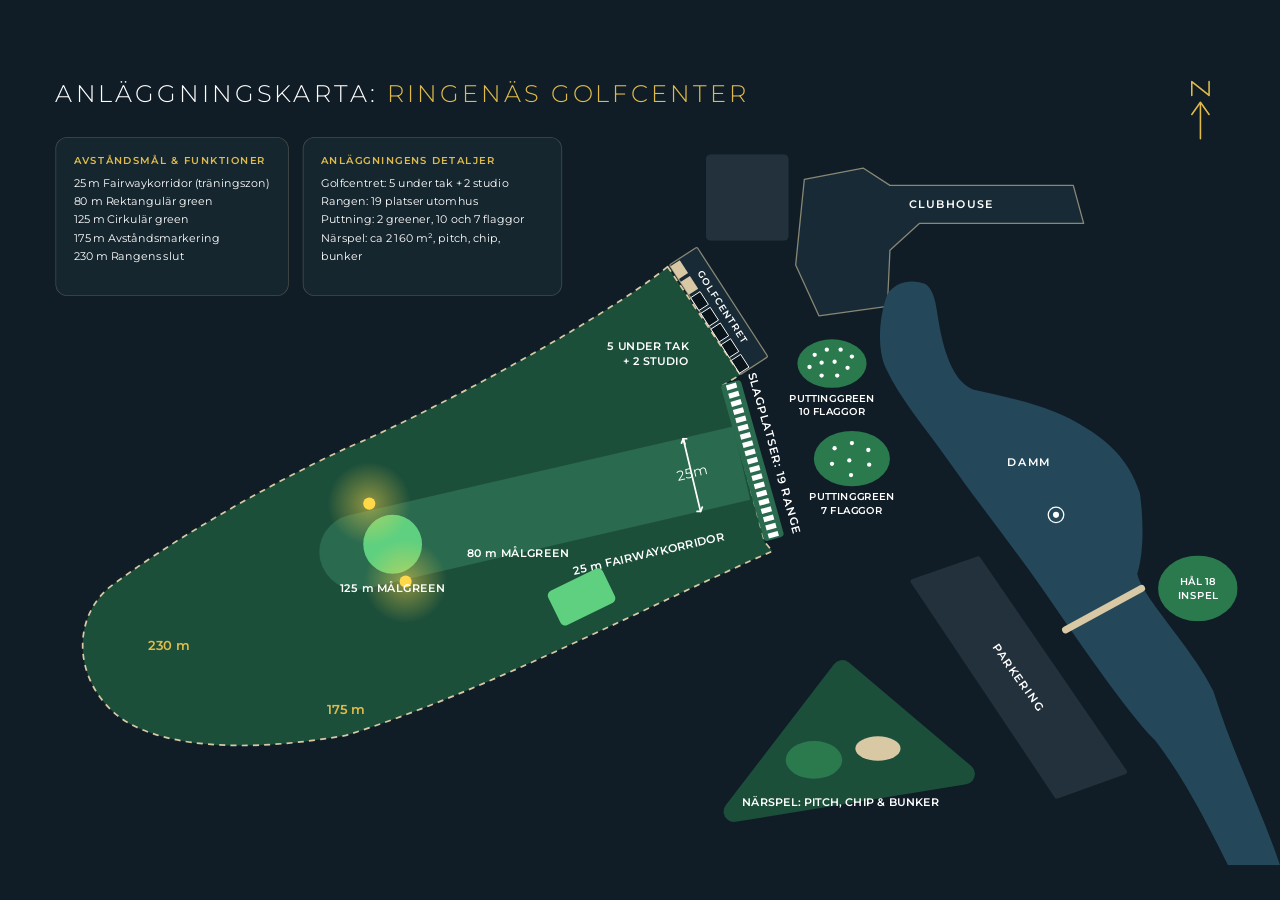
<file: anlaggningskarta.html>
<!doctype html>
<html lang="sv">
<head>
<meta charset="utf-8">
<meta name="viewport" content="width=device-width,initial-scale=1">
<title>Anläggningskarta Ringenäs Golfcenter</title>
<link rel="preconnect" href="https://fonts.googleapis.com">
<link href="https://fonts.googleapis.com/css2?family=Montserrat:wght@300;400;600&amp;display=swap" rel="stylesheet">
<style>html,body{margin:0;height:100%;overflow:hidden;background:#101d26}</style>
</head>
<body>
<!-- Kopia av Anläggningskarta Ringenäs Golfcenter (Ringenäs design). Visas på storbilden med knappen Karta. -->
<div id="karta" style="position: absolute; left: 0; top: 0; transform-origin: 0 0; width: 1480px; height: 960px; overflow: hidden; background: #101d26; color: #ffffff; font-family: Montserrat, Inter, system-ui, sans-serif">

<svg role="img" aria-label="Driving range" width="830" height="590" viewBox="75 260 830 590" style="position: absolute; left: 75px; top: 260px; width: 830px; height: 590px; overflow: visible"><path d="M772 268 C 690 335 480 445 400 478 C 300 525 190 590 125 640 C 85 675 85 740 130 782 C 165 815 250 836 400 810 C 560 760 760 655 893 597 L 884 586 L 836 405 L 856 393 Z" fill="#1c4f3a" stroke="#d8c8a4" stroke-width="2" stroke-dasharray="7 6" stroke-linejoin="round"></path></svg>

<div style="position: absolute; left: 364px; top: 508px; width: 500px; height: 87px; background: #2a6a4e; border-radius: 44px 0 0 44px; transform: rotate(-13deg)"><div style="font-size: 16px; line-height: 1; position: absolute; left: 424px; top: 34px">25m</div></div>


<div style="position: absolute; left: 420px; top: 555px; width: 68px; height: 68px; background: #5fd07f; border-radius: 50%"></div>

<svg role="img" aria-label="Fairwaykorridorens bredd" width="34" height="96" viewBox="783 461 34 96" style="position: absolute; left: 783px; top: 461px; width: 34px; height: 96px; overflow: visible; fill: none; stroke: #ffffff; stroke-width: 2; stroke-linecap: round"><path d="M 792 473 L 790 467"></path><path d="M 790 467 L 810 551"></path><path d="M 794 467 L 790 467 L 788 472"></path><path d="M 806 551 L 810 551 L 812 546"></path></svg>

<svg role="img" aria-label="Lampa vid 125 m-greenen, norra sidan" width="96" height="96" viewBox="-48 -48 96 96" style="position: absolute; left: 379px; top: 494px; width: 96px; height: 96px; overflow: visible"><defs><radialGradient id="glow-n"><stop offset="0" stop-color="#ffd84a" stop-opacity=".5"></stop><stop offset="1" stop-color="#ffd84a" stop-opacity="0"></stop></radialGradient></defs><circle r="48" fill="url(#glow-n)"></circle><circle r="7" fill="#ffd84a"></circle></svg>
<svg role="img" aria-label="Lampa vid 125 m-greenen, södra sidan" width="96" height="96" viewBox="-48 -48 96 96" style="position: absolute; left: 421px; top: 584px; width: 96px; height: 96px; overflow: visible"><defs><radialGradient id="glow-s"><stop offset="0" stop-color="#ffd84a" stop-opacity=".5"></stop><stop offset="1" stop-color="#ffd84a" stop-opacity="0"></stop></radialGradient></defs><circle r="48" fill="url(#glow-s)"></circle><circle r="7" fill="#ffd84a"></circle></svg>

<svg role="img" aria-label="19 slagplatser utomhus" width="110" height="205" viewBox="825 395 110 205" style="position: absolute; left: 825px; top: 395px; width: 110px; height: 205px; overflow: visible"><g transform="translate(833 405) rotate(74.3)"><rect x="0" y="-24" width="188" height="24" rx="4" fill="#2a6a4e"></rect><path d="M 2 -12 L 186 -12" stroke="#ffffff" stroke-width="12" stroke-dasharray="6 3.9" fill="none"></path></g></svg>

<svg role="img" aria-label="Golfcentret med 5 öppna platser under tak och 2 studioplatser med garageportar" width="130" height="155" viewBox="768 245 130 155" style="position: absolute; left: 768px; top: 245px; width: 130px; height: 155px; overflow: visible"><g transform="translate(774 266) rotate(57.1)"><rect x="0" y="-38" width="151" height="38" rx="2" fill="#172a36" stroke="#d8c8a4" stroke-opacity=".6" stroke-width="1.5"></rect>
<rect x="2" y="-13" width="17.6" height="13" fill="#d8c8a4"></rect>
<rect x="23.6" y="-13" width="17.6" height="13" fill="#d8c8a4"></rect>
<rect x="45.2" y="-13" width="17.6" height="13" fill="#0a141b" stroke="#ffffff" stroke-width="1"></rect>
<rect x="66.8" y="-13" width="17.6" height="13" fill="#0a141b" stroke="#ffffff" stroke-width="1"></rect>
<rect x="88.4" y="-13" width="17.6" height="13" fill="#0a141b" stroke="#ffffff" stroke-width="1"></rect>
<rect x="110" y="-13" width="17.6" height="13" fill="#0a141b" stroke="#ffffff" stroke-width="1"></rect>
<rect x="131.6" y="-13" width="17.6" height="13" fill="#0a141b" stroke="#ffffff" stroke-width="1"></rect></g></svg>



<svg role="img" aria-label="Liten parkering" width="96" height="100" viewBox="0 0 96 100" style="position: absolute; left: 816px; top: 138px; width: 96px; height: 100px"><rect x="0" y="0" width="96" height="100" rx="6" fill="#22313b"></rect></svg>

<svg role="img" aria-label="Klubbhuset" width="340" height="180" viewBox="918 152 340 180" style="position: absolute; left: 918px; top: 152px; width: 340px; height: 180px; overflow: visible"><path d="M930 167 L998 154 L1029 174 L1241 174 L1253 218 L1063 218 L1029 249 L1026 314 L947 325 L920 266 Z" fill="#172a36" stroke="#d8c8a4" stroke-opacity=".6" stroke-width="1.5" stroke-linejoin="round"></path></svg>

<svg role="img" aria-label="Puttinggreen med 10 flaggor" width="84" height="60" viewBox="920 350 84 60" style="position: absolute; left: 920px; top: 350px; width: 84px; height: 60px; overflow: visible"><ellipse cx="962" cy="380" rx="40" ry="28" fill="#2a7a4e"></ellipse><g fill="#ffffff"><circle cx="942" cy="370" r="2.5"></circle><circle cx="956" cy="364" r="2.5"></circle><circle cx="972" cy="364" r="2.5"></circle><circle cx="985" cy="372" r="2.5"></circle><circle cx="936" cy="384" r="2.5"></circle><circle cx="950" cy="379" r="2.5"></circle><circle cx="965" cy="378" r="2.5"></circle><circle cx="980" cy="385" r="2.5"></circle><circle cx="950" cy="394" r="2.5"></circle><circle cx="968" cy="394" r="2.5"></circle></g></svg>
<svg role="img" aria-label="Puttinggreen med 7 flaggor" width="92" height="68" viewBox="939 456 92 68" style="position: absolute; left: 939px; top: 456px; width: 92px; height: 68px; overflow: visible"><ellipse cx="985" cy="490" rx="44" ry="32" fill="#2a7a4e"></ellipse><g fill="#ffffff"><circle cx="965" cy="478" r="2.5"></circle><circle cx="985" cy="472" r="2.5"></circle><circle cx="1004" cy="480" r="2.5"></circle><circle cx="962" cy="496" r="2.5"></circle><circle cx="982" cy="492" r="2.5"></circle><circle cx="1005" cy="497" r="2.5"></circle><circle cx="984" cy="509" r="2.5"></circle></g></svg>

<svg role="img" aria-label="Dammen" width="470" height="680" viewBox="1010 280 470 680" style="position: absolute; left: 1010px; top: 280px; width: 470px; height: 680px; overflow: visible"><path d="M1026 300 C 1015 330 1015 365 1024 385 C 1040 420 1070 455 1095 490 C 1130 540 1170 590 1205 640 C 1240 690 1300 780 1335 815 C 1370 860 1400 920 1420 960 L 1480 960 C 1460 900 1425 830 1403 759 C 1380 710 1320 650 1315 623 C 1325 590 1320 545 1318 530 C 1305 490 1280 470 1258 456 C 1220 430 1170 420 1125 410 C 1100 400 1090 360 1085 330 C 1082 310 1080 295 1070 288 C 1055 282 1035 285 1026 300 Z" fill="#24485a"></path></svg>
<svg role="img" aria-label="Fontän" width="22" height="22" viewBox="0 0 22 22" style="position: absolute; left: 1210px; top: 544px; width: 22px; height: 22px"><circle cx="11" cy="11" r="9" fill="none" stroke="#ffffff" stroke-width="1.5"></circle><circle cx="11" cy="11" r="3.5" fill="#ffffff"></circle></svg>
<svg role="img" aria-label="Bro" width="100" height="60" viewBox="1226 634 100 60" style="position: absolute; left: 1226px; top: 634px; width: 100px; height: 60px; overflow: visible"><path d="M1232 688 L1320 640" stroke="#d8c8a4" stroke-width="8" stroke-linecap="round" fill="none"></path></svg>

<svg role="img" aria-label="Green på hål 18" width="92" height="76" viewBox="0 0 92 76" style="position: absolute; left: 1339px; top: 602px; width: 92px; height: 76px"><ellipse cx="46" cy="38" rx="46" ry="38" fill="#2a7a4e"></ellipse></svg>

<svg role="img" aria-label="Stora parkeringen" width="250" height="280" viewBox="1054 604 250 280" style="position: absolute; left: 1054px; top: 604px; width: 250px; height: 280px; overflow: visible"><path d="M1056 632 L1131 606 L1300 852 L1222 880 Z" fill="#22313b" stroke="#22313b" stroke-width="6" stroke-linejoin="round"></path></svg>

<svg role="img" aria-label="Närspelsområde med green och bunker" width="270" height="170" viewBox="803 645 270 170" style="position: absolute; left: 834px; top: 724px; width: 297px; height: 185px; overflow: visible"><path d="M930 655 L1060 765 L815 805 Z" fill="#1c4f3a" stroke="#1c4f3a" stroke-width="22" stroke-linejoin="round"></path><ellipse cx="900" cy="750" rx="30" ry="20" fill="#2a7a4e"></ellipse><ellipse cx="968" cy="738" rx="24" ry="13" fill="#d8c8a4"></ellipse></svg>

<svg role="img" aria-label="Norr" width="56" height="72" viewBox="0 0 56 72" style="position: absolute; left: 1360px; top: 52px; width: 56px; height: 72px; fill: none; stroke: #e0bb4a; stroke-width: 1.8; stroke-linecap: round; stroke-linejoin: round"><path d="M28 28 L28 68"></path><path d="M18 40 L28 26 L38 40"></path><path d="M18 18 L18 2 L38 18 L38 2"></path></svg>

<h1 style="position: absolute; left: 64px; top: 48px; margin: 0; font-size: 28px; line-height: 40px; font-weight: 300; letter-spacing: .12em; color: #ffffff; white-space: nowrap">ANLÄGGNINGSKARTA: <span style="color: #e0bb4a">RINGENÄS GOLFCENTER</span></h1>

<div style="position: absolute; left: 64px; top: 118px; width: 270px; height: 184px; box-sizing: border-box; padding: 18px 20px; background: #16262f; border: 1px solid rgba(216, 200, 164, .22); border-radius: 14px; font-size: 13px; line-height: 21px"><span><b style="display: block; margin-bottom: 8px; font-size: 11px; line-height: 16px; font-weight: 600; letter-spacing: .16em; color: #e0bb4a">AVSTÅNDSMÅL &amp; FUNKTIONER</b>25 m Fairwaykorridor (träningszon)<br>80 m Rektangulär green<br>125 m Cirkulär green<br>175 m Avståndsmarkering<br>230 m Rangens slut</span></div>

<div style="position: absolute; left: 350px; top: 118px; width: 300px; height: 184px; box-sizing: border-box; padding: 18px 20px; background: #16262f; border: 1px solid rgba(216, 200, 164, .22); border-radius: 14px; font-size: 13px; line-height: 21px"><span><b style="display: block; margin-bottom: 8px; font-size: 11px; line-height: 16px; font-weight: 600; letter-spacing: .16em; color: #e0bb4a">ANLÄGGNINGENS DETALJER</b>Golfcentret: 5 under tak + 2 studio<br>Rangen: 19 platser utomhus<br>Puttning: 2 greener, 10 och 7 flaggor<br>Närspel: ca 2 160 m², pitch, chip,<br>bunker</span></div>


<div style="position: absolute; left: 1010px; top: 186px; width: 180px; text-align: center; font-size: 13px; line-height: 18px; font-weight: 600; letter-spacing: .1em">CLUBHOUSE</div>
<div style="position: absolute; left: 766px; top: 308px; width: 140px; text-align: center; font-size: 11px; line-height: 14px; font-weight: 600; letter-spacing: .12em; transform: rotate(57deg)">GOLFCENTRET</div>
<div style="position: absolute; left: 672px; top: 350px; width: 124px; text-align: right; font-size: 13px; line-height: 18px; font-weight: 600">5 UNDER TAK<br>+ 2 STUDIO</div>
<div style="position: absolute; left: 766px; top: 475px; width: 260px; text-align: center; font-size: 13px; line-height: 18px; font-weight: 600; letter-spacing: .08em; white-space: nowrap; transform: rotate(74.3deg)">SLAGPLATSER: 19 RANGE</div>
<div style="position: absolute; left: 640px; top: 590px; width: 220px; text-align: center; font-size: 13px; line-height: 18px; font-weight: 600; transform: rotate(-13deg)">25 m FAIRWAYKORRIDOR<div style="position: absolute; left: -12px; top: 19px; width: 70px; height: 44px; background: #5fd07f; border-radius: 6px; transform: rotate(-13deg)"></div></div>
<div style="position: absolute; left: 524px; top: 590px; width: 150px; text-align: center; font-size: 13px; line-height: 18px; font-weight: 600">80 m MÅLGREEN</div>
<div style="position: absolute; left: 379px; top: 630px; width: 150px; text-align: center; font-size: 13px; line-height: 18px; font-weight: 600">125 m MÅLGREEN</div>
<div style="position: absolute; left: 150px; top: 696px; width: 90px; text-align: center; font-size: 15px; line-height: 20px; font-weight: 600; color: #e0bb4a">230 m</div>
<div style="position: absolute; left: 355px; top: 770px; width: 90px; text-align: center; font-size: 15px; line-height: 20px; font-weight: 600; color: #e0bb4a">175 m</div>
<div style="position: absolute; left: 900px; top: 412px; width: 124px; text-align: center; font-size: 12px; line-height: 16px; font-weight: 600">PUTTINGGREEN<br>10 FLAGGOR</div>
<div style="position: absolute; left: 923px; top: 526px; width: 124px; text-align: center; font-size: 12px; line-height: 16px; font-weight: 600">PUTTINGGREEN<br>7 FLAGGOR</div>
<div style="position: absolute; left: 1140px; top: 484px; width: 100px; text-align: center; font-size: 13px; line-height: 18px; font-weight: 600; letter-spacing: .1em">DAMM</div>
<div style="position: absolute; left: 1345px; top: 624px; width: 80px; text-align: center; font-size: 12px; line-height: 16px; font-weight: 600">HÅL 18<br>INSPEL</div>
<div style="position: absolute; left: 1118px; top: 734px; width: 120px; text-align: center; font-size: 13px; line-height: 18px; font-weight: 600; letter-spacing: .1em; transform: rotate(55deg)">PARKERING</div>
<div style="position: absolute; left: 822px; top: 878px; width: 300px; text-align: center; font-size: 13px; line-height: 18px; font-weight: 600">NÄRSPEL: PITCH, CHIP &amp; BUNKER</div>
</div>
<script>
(function(){
  var k=document.getElementById("karta");
  function fit(){
    var w=innerWidth,h=innerHeight,s=Math.min(w/1480,h/960);
    k.style.transform="translate("+((w-1480*s)/2)+"px,"+((h-960*s)/2)+"px) scale("+s+")";
  }
  addEventListener("resize",fit);fit();
})();
</script>
</body>
</html>
</file>
